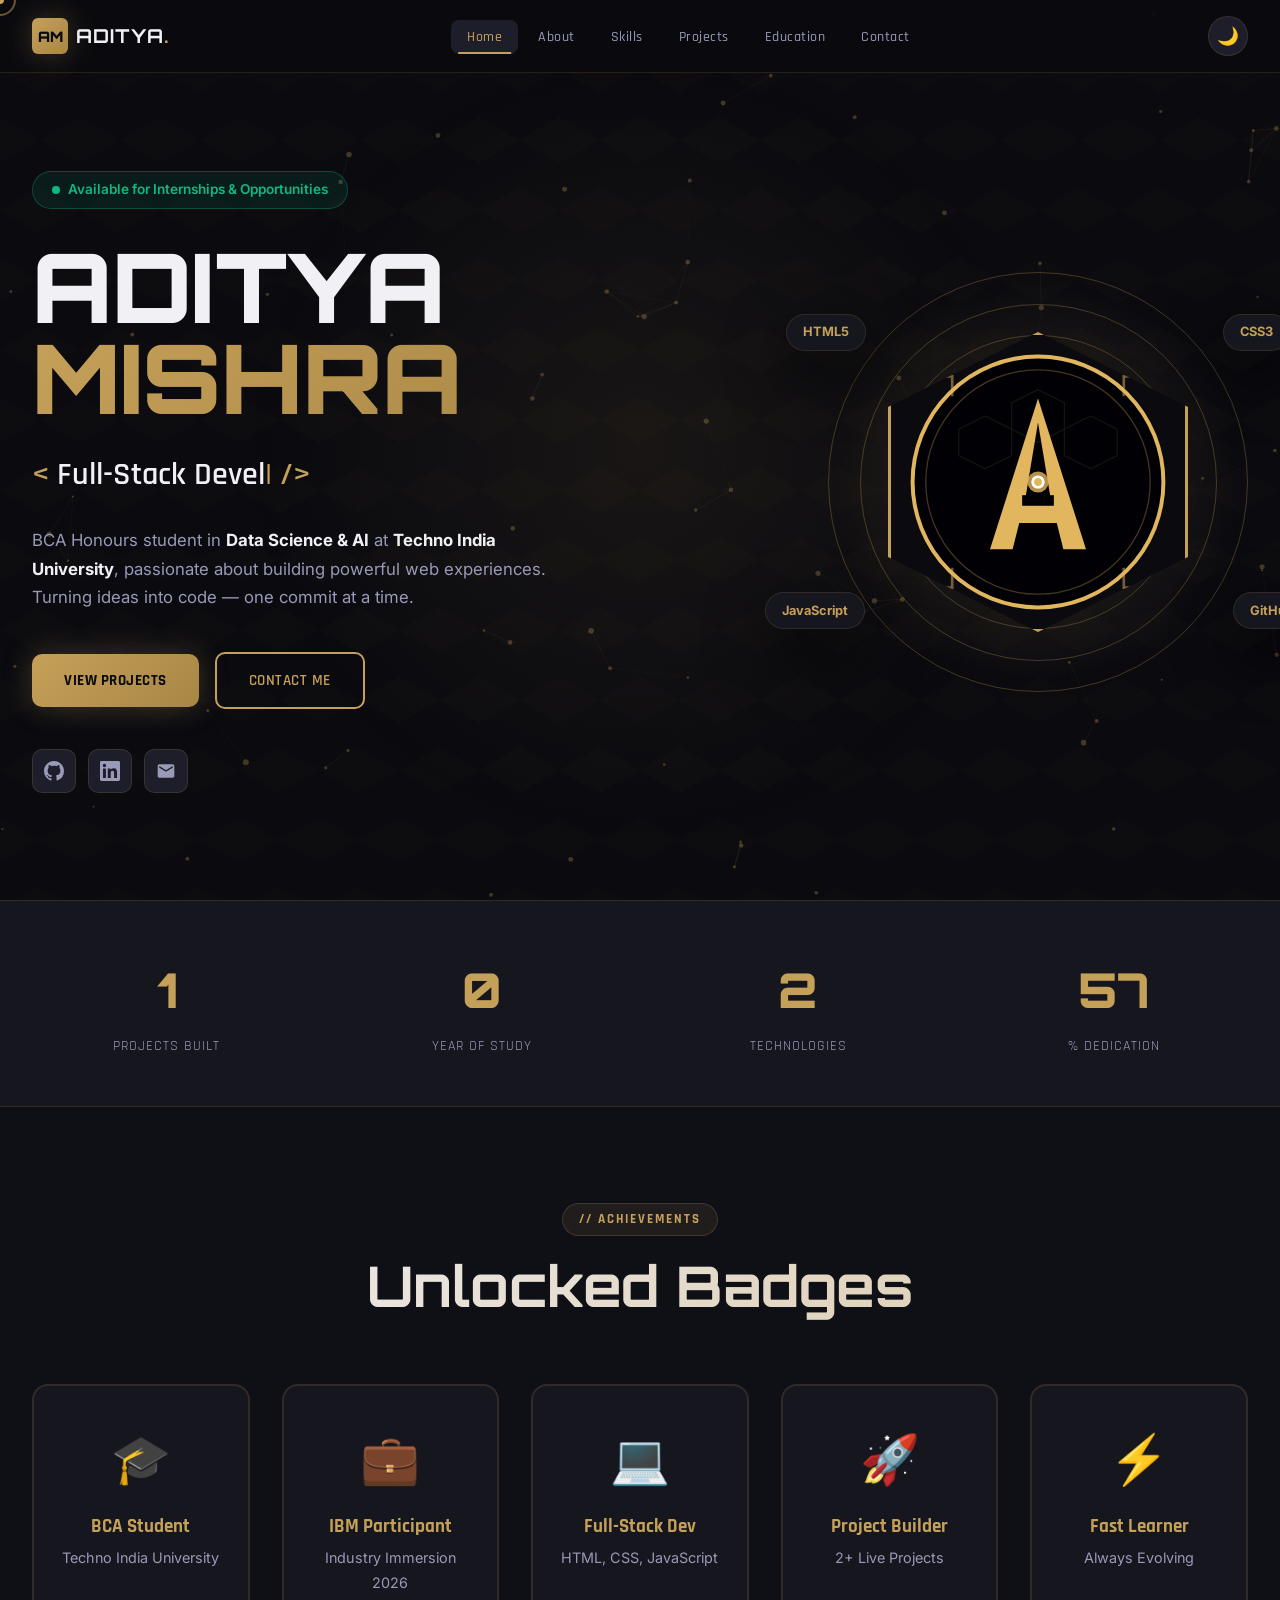
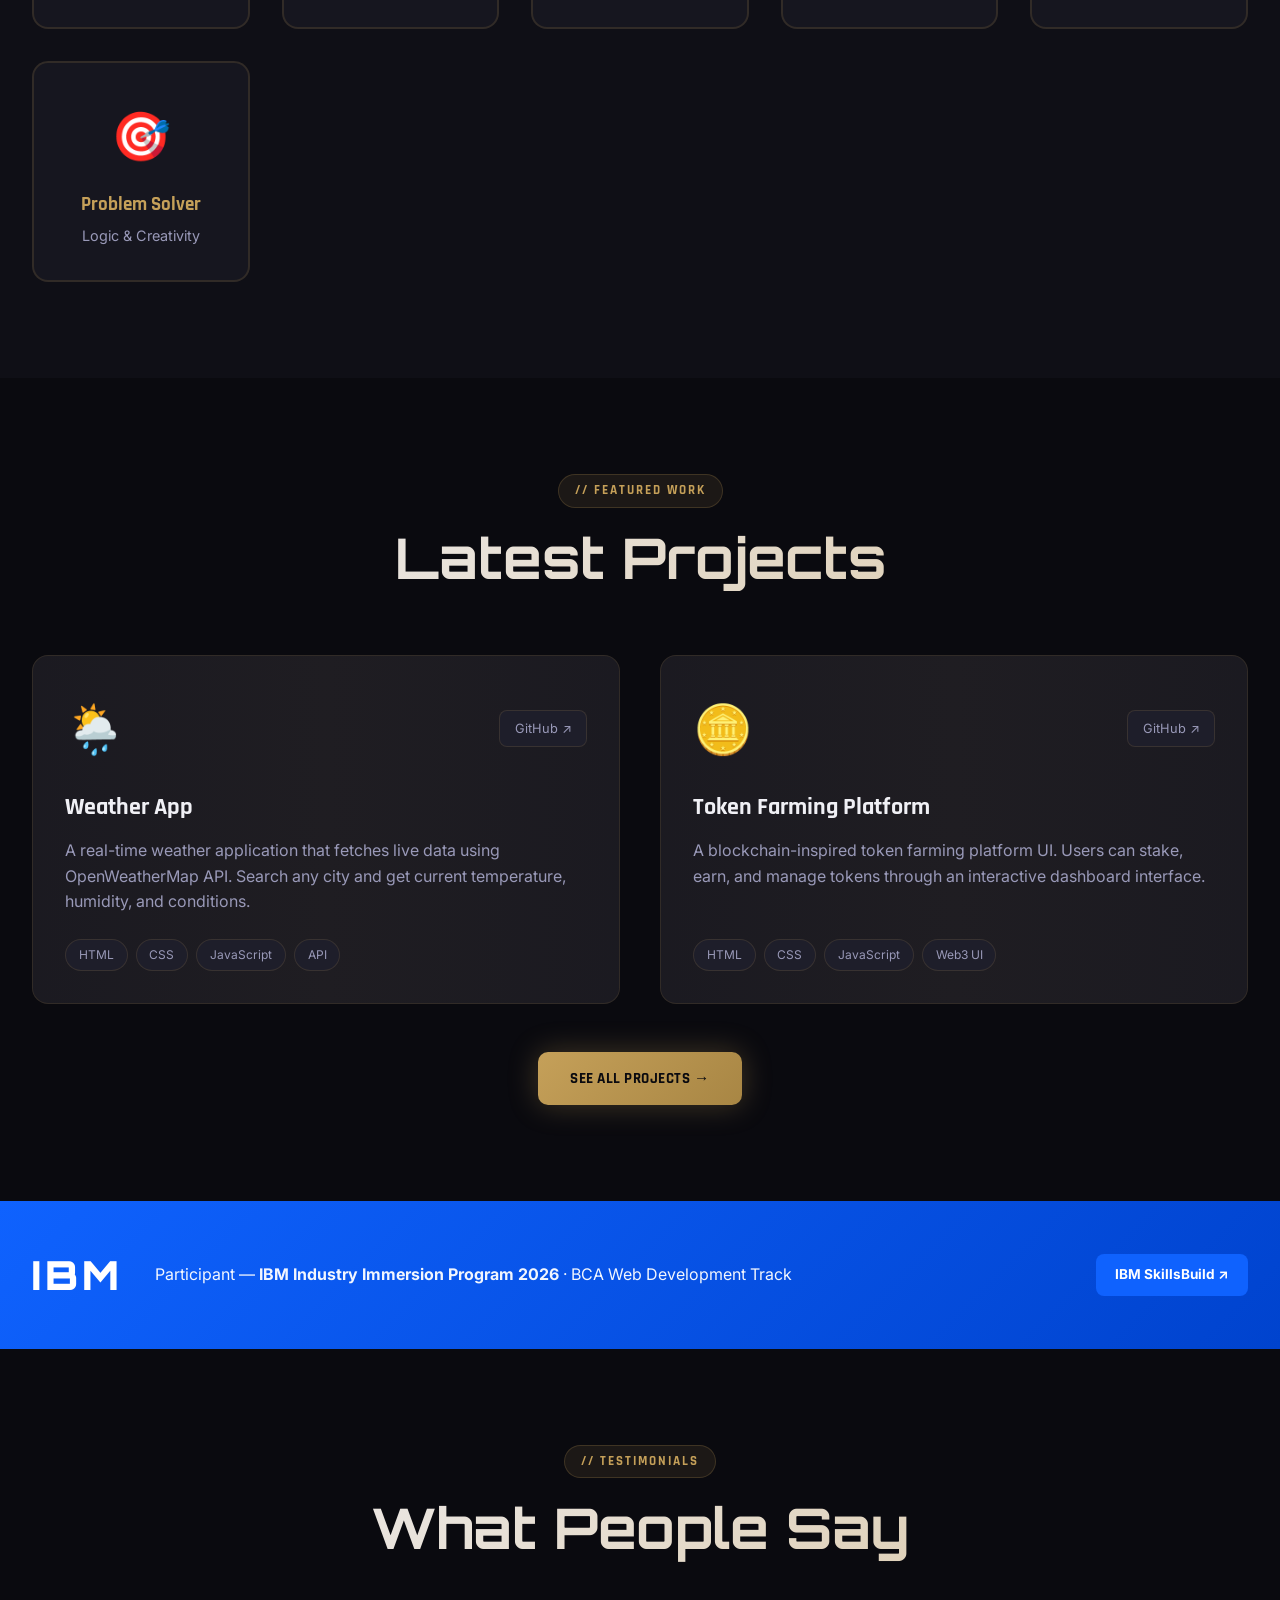
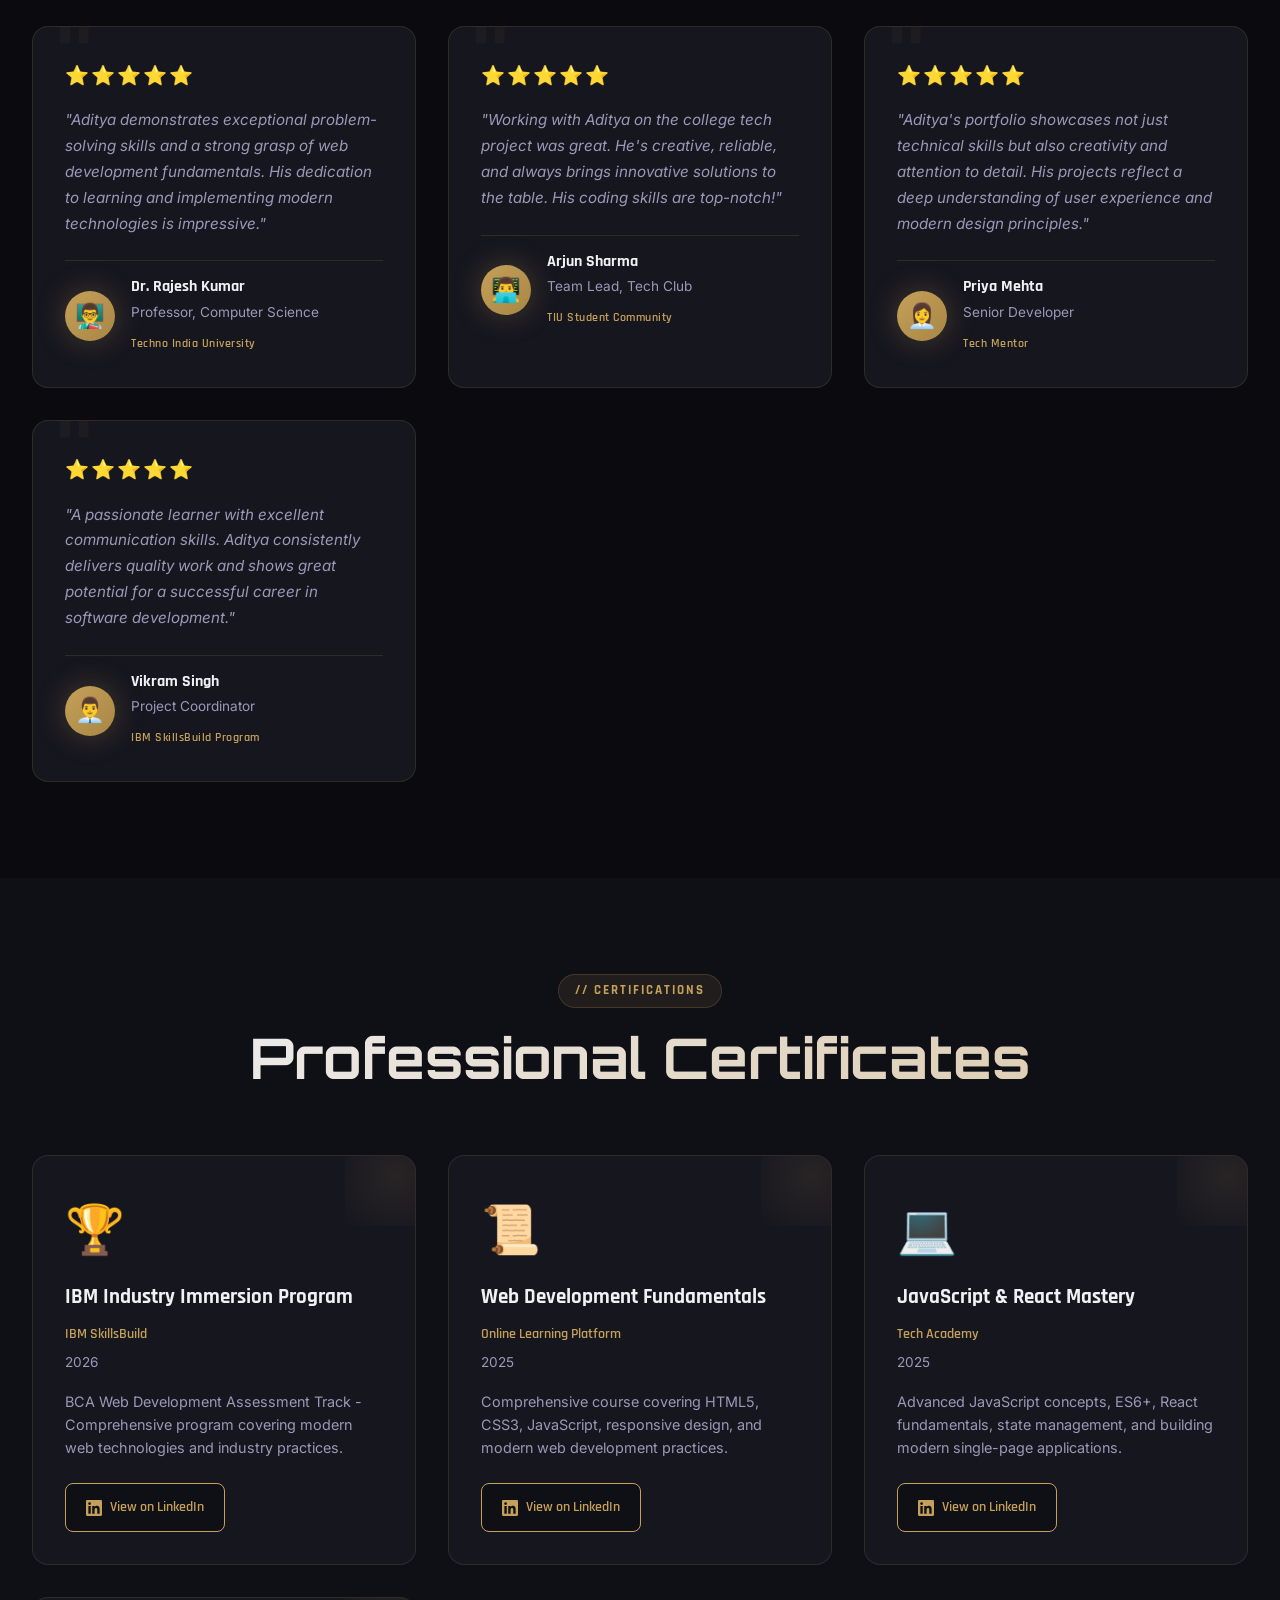
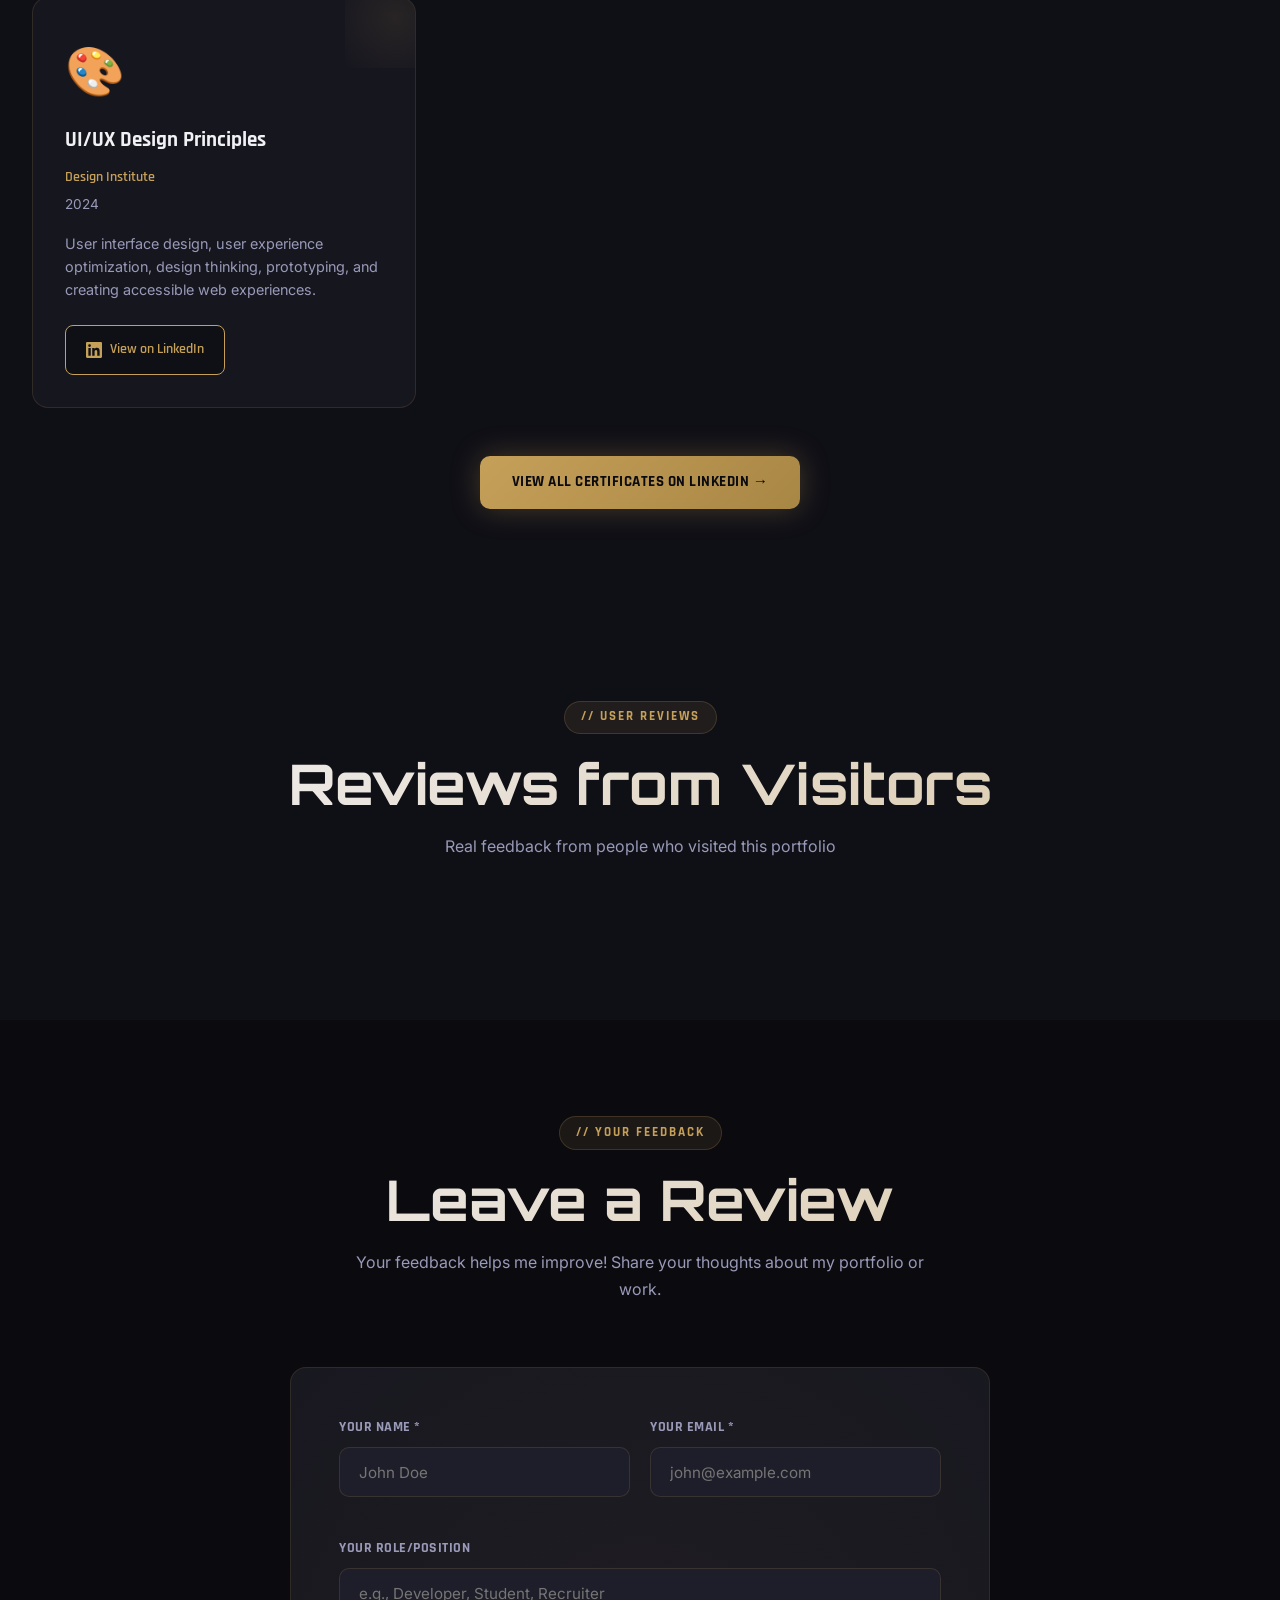
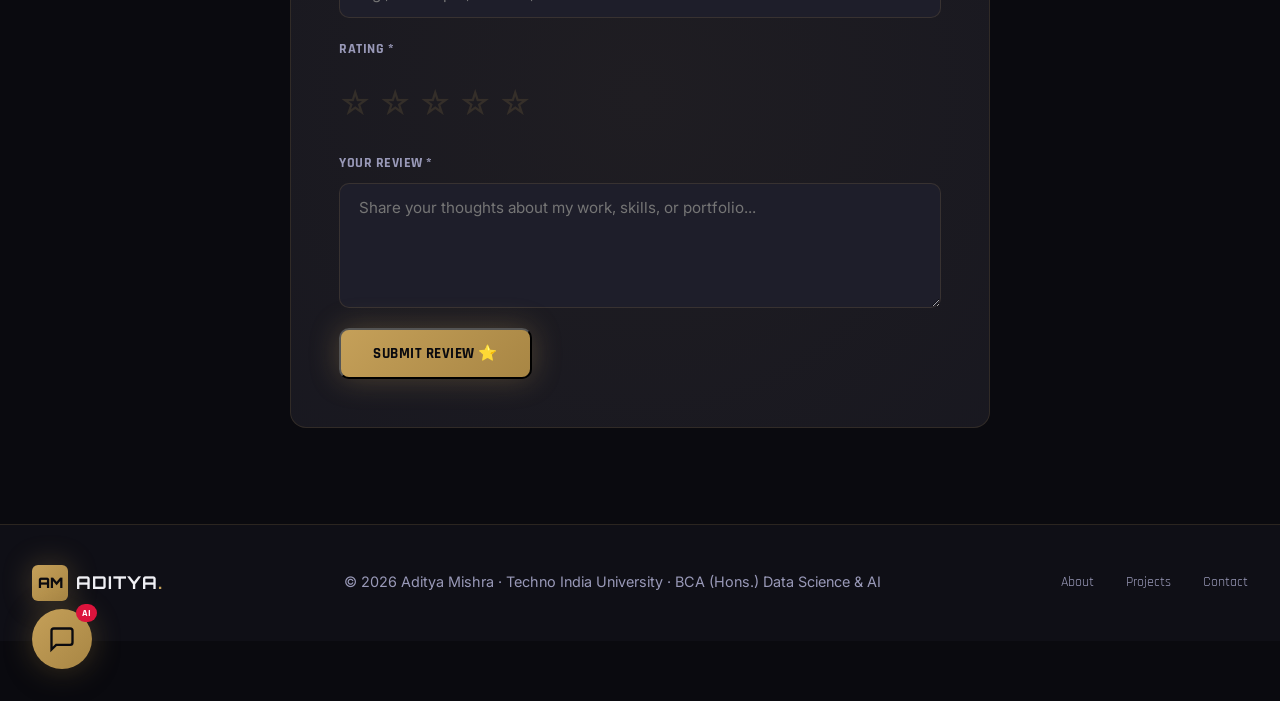
<file: index.html>
<!DOCTYPE html>
<html lang="en" data-theme="dark">
<head>
  <meta charset="UTF-8"/>
  <meta name="viewport" content="width=device-width, initial-scale=1.0"/>
  <title>Aditya Mishra | Portfolio</title>
  <link rel="stylesheet" href="style.css"/>
  <link rel="preconnect" href="https://fonts.googleapis.com"/>
  <link href="https://fonts.googleapis.com/css2?family=Rajdhani:wght@400;500;600;700&family=Orbitron:wght@400;700;900&family=Inter:wght@300;400;500;600&display=swap" rel="stylesheet"/>
</head>
<body>

  <!-- LOADING SCREEN -->
  <div class="loading-screen" id="loadingScreen">
    <div class="loader-content">
      <div class="avengers-loader">
        <div class="loader-rineeeeeg"></div>
        <div class="loader-ring"></div>
        <div class="loader-ring"></div>
        <div class="loader-a">A</div>
      </div>
      <p class="loader-text">Initializing Avengers Protocol...</p>
    </div>
  </div>

  <!-- PARTICLE CANVAS -->
  <canvas id="particles"></canvas>

  <!-- CUSTOM CURSOR -->
  <div class="cursor-dot" id="cursorDot"></div>
  <div class="cursor-outline" id="cursorOutline"></div>

  <!-- IRON MAN ARC REACTOR BG -->
  <div class="arc-reactor-bg"></div>
  <div class="hex-overlay"></div>

  <!-- NAV -->
  <nav class="navbar" id="navbar">
    <div class="nav-inner">
      <a href="index.html" class="nav-logo">
        <span class="logo-am">AM</span>
        <span class="logo-text">ADITYA<span class="logo-accent">.</span></span>
      </a>
      <ul class="nav-links" id="navLinks">
        <li><a href="index.html" class="active">Home</a></li>
        <li><a href="about.html">About</a></li>
        <li><a href="skills.html">Skills</a></li>
        <li><a href="projects.html">Projects</a></li>
        <li><a href="education.html">Education</a></li>
        <li><a href="contact.html">Contact</a></li>
      </ul>
      <div class="nav-right">
        <button class="theme-btn" id="themeBtn" title="Toggle theme">
          <span class="theme-icon" id="themeIcon">☀️</span>
        </button>
        <button class="hamburger" id="hamburger">
          <span></span><span></span><span></span>
        </button>
      </div>
    </div>
  </nav>

  <!-- HERO -->
  <section class="hero" id="home">
    <div class="hero-left">
      <div class="hero-tag reveal">
        <span class="tag-dot"></span> Available for Internships & Opportunities
      </div>
      <h1 class="hero-name reveal">
        <span class="name-line1">ADITYA</span>
        <span class="name-line2">MISHRA</span>
      </h1>
      <div class="hero-role reveal">
        <span class="role-prefix">&lt;</span>
        <span class="typewriter" id="typewriter"></span>
        <span class="role-suffix"> /&gt;</span>
      </div>
      <p class="hero-bio reveal">
        BCA Honours student in <strong>Data Science & AI</strong> at <strong>Techno India University</strong>, passionate about building powerful web experiences.
        Turning ideas into code — one commit at a time.
      </p>
      <div class="hero-actions reveal">
        <a href="projects.html" class="btn-avenger">View Projects</a>
        <a href="contact.html" class="btn-outline-av">Contact Me</a>
      </div>
      <div class="hero-socials reveal">
        <a href="https://github.com/adityamishra5681" target="_blank" class="social-av" title="GitHub">
          <svg viewBox="0 0 24 24" fill="currentColor"><path d="M12 0C5.37 0 0 5.37 0 12c0 5.31 3.435 9.795 8.205 11.385.6.105.825-.255.825-.57 0-.285-.015-1.23-.015-2.235-3.015.555-3.795-.735-4.035-1.41-.135-.345-.72-1.41-1.23-1.695-.42-.225-1.02-.78-.015-.795.945-.015 1.62.87 1.845 1.23 1.08 1.815 2.805 1.305 3.495.99.105-.78.42-1.305.765-1.605-2.67-.3-5.46-1.335-5.46-5.925 0-1.305.465-2.385 1.23-3.225-.12-.3-.54-1.53.12-3.18 0 0 1.005-.315 3.3 1.23.96-.27 1.98-.405 3-.405s2.04.135 3 .405c2.295-1.56 3.3-1.23 3.3-1.23.66 1.65.24 2.88.12 3.18.765.84 1.23 1.905 1.23 3.225 0 4.605-2.805 5.625-5.475 5.925.435.375.81 1.095.81 2.22 0 1.605-.015 2.895-.015 3.3 0 .315.225.69.825.57A12.02 12.02 0 0 0 24 12c0-6.63-5.37-12-12-12z"/></svg>
        </a>
        <a href="https://www.linkedin.com/in/aditya-mishra-62041a37a" target="_blank" class="social-av" title="LinkedIn">
          <svg viewBox="0 0 24 24" fill="currentColor"><path d="M20.447 20.452h-3.554v-5.569c0-1.328-.027-3.037-1.852-3.037-1.853 0-2.136 1.445-2.136 2.939v5.667H9.351V9h3.414v1.561h.046c.477-.9 1.637-1.85 3.37-1.85 3.601 0 4.267 2.37 4.267 5.455v6.286zM5.337 7.433a2.062 2.062 0 0 1-2.063-2.065 2.064 2.064 0 1 1 2.063 2.065zm1.782 13.019H3.555V9h3.564v11.452zM22.225 0H1.771C.792 0 0 .774 0 1.729v20.542C0 23.227.792 24 1.771 24h20.451C23.2 24 23.997 23.227 23.997 22.271V1.729C23.997.774 23.2 0 22.222 0h.003z"/></svg>
        </a>
        <a href="mailto:adityamishra5681@gmail.com" class="social-av" title="Email">
          <svg viewBox="0 0 24 24" fill="currentColor"><path d="M20 4H4c-1.1 0-2 .9-2 2v12c0 1.1.9 2 2 2h16c1.1 0 2-.9 2-2V6c0-1.1-.9-2-2-2zm0 4l-8 5-8-5V6l8 5 8-5v2z"/></svg>
        </a>
      </div>
    </div>

    <div class="hero-right reveal">
      <div class="photo-frame">
        <div class="photo-ring ring-outer"></div>
        <div class="photo-ring ring-mid"></div>
        <div class="photo-ring ring-inner"></div>
        <div class="photo-hex">
          <img src="avengers-logo.svg" alt="Avengers logo for Aditya Mishra" class="hero-photo"/>
        </div>
        <div class="arc-glow"></div>
        <!-- Floating tech badges -->
        <div class="tech-badge tb1">HTML5</div>
        <div class="tech-badge tb2">CSS3</div>
        <div class="tech-badge tb3">JavaScript</div>
        <div class="tech-badge tb4">GitHub</div>
      </div>
    </div>
  </section>

  <!-- QUICK STATS -->
  <section class="stats-bar reveal">
    <div class="container">
      <div class="stats-grid">
        <div class="stat-item">
          <span class="stat-val" data-target="2">0</span>
          <span class="stat-label">Projects Built</span>
        </div>
        <div class="stat-item">
          <span class="stat-val" data-target="1">0</span>
          <span class="stat-label">Year of Study</span>
        </div>
        <div class="stat-item">
          <span class="stat-val" data-target="5">0</span>
          <span class="stat-label">Technologies</span>
        </div>
        <div class="stat-item">
          <span class="stat-val" data-target="100">0</span>
          <span class="stat-label">% Dedication</span>
        </div>
      </div>
    </div>
  </section>

  <!-- ACHIEVEMENT BADGES -->
  <section class="section achievements-section">
    <div class="container">
      <div class="section-head reveal">
        <span class="section-tag">// ACHIEVEMENTS</span>
        <h2>Unlocked <span class="gold-text">Badges</span></h2>
      </div>
      <div class="badges-grid">
        <div class="badge-card reveal">
          <div class="badge-icon">🎓</div>
          <h4>BCA Student</h4>
          <p>Techno India University</p>
        </div>
        <div class="badge-card reveal">
          <div class="badge-icon">💼</div>
          <h4>IBM Participant</h4>
          <p>Industry Immersion 2026</p>
        </div>
        <div class="badge-card reveal">
          <div class="badge-icon">💻</div>
          <h4>Full-Stack Dev</h4>
          <p>HTML, CSS, JavaScript</p>
        </div>
        <div class="badge-card reveal">
          <div class="badge-icon">🚀</div>
          <h4>Project Builder</h4>
          <p>2+ Live Projects</p>
        </div>
        <div class="badge-card reveal">
          <div class="badge-icon">⚡</div>
          <h4>Fast Learner</h4>
          <p>Always Evolving</p>
        </div>
        <div class="badge-card reveal">
          <div class="badge-icon">🎯</div>
          <h4>Problem Solver</h4>
          <p>Logic & Creativity</p>
        </div>
      </div>
    </div>
  </section>

  <!-- FEATURED PROJECTS PREVIEW -->
  <section class="section" id="featured">
    <div class="container">
      <div class="section-head reveal">
        <span class="section-tag">// FEATURED WORK</span>
        <h2>Latest <span class="gold-text">Projects</span></h2>
      </div>
      <div class="feat-grid">
        <div class="feat-card reveal">
          <div class="feat-card-top">
            <span class="feat-icon">🌦️</span>
            <div class="feat-links">
              <a href="https://github.com/adityamishra5681/weather-app" target="_blank" class="feat-link">GitHub ↗</a>
            </div>
          </div>
          <h3>Weather App</h3>
          <p>A real-time weather application that fetches live data using OpenWeatherMap API. Search any city and get current temperature, humidity, and conditions.</p>
          <div class="feat-tags">
            <span>HTML</span><span>CSS</span><span>JavaScript</span><span>API</span>
          </div>
        </div>
        <div class="feat-card reveal">
          <div class="feat-card-top">
            <span class="feat-icon">🪙</span>
            <div class="feat-links">
              <a href="https://github.com/adityamishra5681/Token-Farming-Platform" target="_blank" class="feat-link">GitHub ↗</a>
            </div>
          </div>
          <h3>Token Farming Platform</h3>
          <p>A blockchain-inspired token farming platform UI. Users can stake, earn, and manage tokens through an interactive dashboard interface.</p>
          <div class="feat-tags">
            <span>HTML</span><span>CSS</span><span>JavaScript</span><span>Web3 UI</span>
          </div>
        </div>
      </div>
      <div class="section-cta reveal">
        <a href="projects.html" class="btn-avenger">See All Projects →</a>
      </div>
    </div>
  </section>

  <!-- IBM STRIP -->
  <div class="ibm-strip reveal">
    <div class="container">
      <div class="ibm-strip-inner">
        <span class="ibm-logo-text">IBM</span>
        <p>Participant — <strong>IBM Industry Immersion Program 2026</strong> · BCA Web Development Track</p>
        <a href="https://skillsbuild.org" target="_blank" class="btn-ibm-sm">IBM SkillsBuild ↗</a>
      </div>
    </div>
  </div>

  <!-- TESTIMONIALS / REVIEWS -->
  <section class="section testimonials-section">
    <div class="container">
      <div class="section-head reveal">
        <span class="section-tag">// TESTIMONIALS</span>
        <h2>What People <span class="gold-text">Say</span></h2>
      </div>
      <div class="testimonials-grid">
        <div class="testimonial-card reveal">
          <div class="stars">⭐⭐⭐⭐⭐</div>
          <p class="testimonial-text">"Aditya demonstrates exceptional problem-solving skills and a strong grasp of web development fundamentals. His dedication to learning and implementing modern technologies is impressive."</p>
          <div class="testimonial-author">
            <div class="author-avatar">👨‍🏫</div>
            <div class="author-info">
              <h4>Dr. Rajesh Kumar</h4>
              <p>Professor, Computer Science</p>
              <span class="author-org">Techno India University</span>
            </div>
          </div>
        </div>

        <div class="testimonial-card reveal">
          <div class="stars">⭐⭐⭐⭐⭐</div>
          <p class="testimonial-text">"Working with Aditya on the college tech project was great. He's creative, reliable, and always brings innovative solutions to the table. His coding skills are top-notch!"</p>
          <div class="testimonial-author">
            <div class="author-avatar">👨‍💻</div>
            <div class="author-info">
              <h4>Arjun Sharma</h4>
              <p>Team Lead, Tech Club</p>
              <span class="author-org">TIU Student Community</span>
            </div>
          </div>
        </div>

        <div class="testimonial-card reveal">
          <div class="stars">⭐⭐⭐⭐⭐</div>
          <p class="testimonial-text">"Aditya's portfolio showcases not just technical skills but also creativity and attention to detail. His projects reflect a deep understanding of user experience and modern design principles."</p>
          <div class="testimonial-author">
            <div class="author-avatar">👩‍💼</div>
            <div class="author-info">
              <h4>Priya Mehta</h4>
              <p>Senior Developer</p>
              <span class="author-org">Tech Mentor</span>
            </div>
          </div>
        </div>

        <div class="testimonial-card reveal">
          <div class="stars">⭐⭐⭐⭐⭐</div>
          <p class="testimonial-text">"A passionate learner with excellent communication skills. Aditya consistently delivers quality work and shows great potential for a successful career in software development."</p>
          <div class="testimonial-author">
            <div class="author-avatar">👨‍💼</div>
            <div class="author-info">
              <h4>Vikram Singh</h4>
              <p>Project Coordinator</p>
              <span class="author-org">IBM SkillsBuild Program</span>
            </div>
          </div>
        </div>
      </div>
    </div>
  </section>

  <!-- CERTIFICATES SECTION -->
  <section class="section section-alt certificates-section">
    <div class="container">
      <div class="section-head reveal">
        <span class="section-tag">// CERTIFICATIONS</span>
        <h2>Professional <span class="gold-text">Certificates</span></h2>
      </div>
      <div class="certificates-grid">
        <div class="certificate-card reveal">
          <div class="cert-badge">🏆</div>
          <h3>IBM Industry Immersion Program</h3>
          <p class="cert-issuer">IBM SkillsBuild</p>
          <p class="cert-date">2026</p>
          <p class="cert-desc">BCA Web Development Assessment Track - Comprehensive program covering modern web technologies and industry practices.</p>
          <a href="https://www.linkedin.com/in/aditya-mishra-62041a37a" target="_blank" class="cert-link">
            <svg viewBox="0 0 24 24" fill="currentColor"><path d="M20.447 20.452h-3.554v-5.569c0-1.328-.027-3.037-1.852-3.037-1.853 0-2.136 1.445-2.136 2.939v5.667H9.351V9h3.414v1.561h.046c.477-.9 1.637-1.85 3.37-1.85 3.601 0 4.267 2.37 4.267 5.455v6.286zM5.337 7.433a2.062 2.062 0 0 1-2.063-2.065 2.064 2.064 0 1 1 2.063 2.065zm1.782 13.019H3.555V9h3.564v11.452zM22.225 0H1.771C.792 0 0 .774 0 1.729v20.542C0 23.227.792 24 1.771 24h20.451C23.2 24 23.997 23.227 23.997 22.271V1.729C23.997.774 23.2 0 22.222 0h.003z"/></svg>
            View on LinkedIn
          </a>
        </div>

        <div class="certificate-card reveal">
          <div class="cert-badge">📜</div>
          <h3>Web Development Fundamentals</h3>
          <p class="cert-issuer">Online Learning Platform</p>
          <p class="cert-date">2025</p>
          <p class="cert-desc">Comprehensive course covering HTML5, CSS3, JavaScript, responsive design, and modern web development practices.</p>
          <a href="https://www.linkedin.com/in/aditya-mishra-62041a37a" target="_blank" class="cert-link">
            <svg viewBox="0 0 24 24" fill="currentColor"><path d="M20.447 20.452h-3.554v-5.569c0-1.328-.027-3.037-1.852-3.037-1.853 0-2.136 1.445-2.136 2.939v5.667H9.351V9h3.414v1.561h.046c.477-.9 1.637-1.85 3.37-1.85 3.601 0 4.267 2.37 4.267 5.455v6.286zM5.337 7.433a2.062 2.062 0 0 1-2.063-2.065 2.064 2.064 0 1 1 2.063 2.065zm1.782 13.019H3.555V9h3.564v11.452zM22.225 0H1.771C.792 0 0 .774 0 1.729v20.542C0 23.227.792 24 1.771 24h20.451C23.2 24 23.997 23.227 23.997 22.271V1.729C23.997.774 23.2 0 22.222 0h.003z"/></svg>
            View on LinkedIn
          </a>
        </div>

        <div class="certificate-card reveal">
          <div class="cert-badge">💻</div>
          <h3>JavaScript & React Mastery</h3>
          <p class="cert-issuer">Tech Academy</p>
          <p class="cert-date">2025</p>
          <p class="cert-desc">Advanced JavaScript concepts, ES6+, React fundamentals, state management, and building modern single-page applications.</p>
          <a href="https://www.linkedin.com/in/aditya-mishra-62041a37a" target="_blank" class="cert-link">
            <svg viewBox="0 0 24 24" fill="currentColor"><path d="M20.447 20.452h-3.554v-5.569c0-1.328-.027-3.037-1.852-3.037-1.853 0-2.136 1.445-2.136 2.939v5.667H9.351V9h3.414v1.561h.046c.477-.9 1.637-1.85 3.37-1.85 3.601 0 4.267 2.37 4.267 5.455v6.286zM5.337 7.433a2.062 2.062 0 0 1-2.063-2.065 2.064 2.064 0 1 1 2.063 2.065zm1.782 13.019H3.555V9h3.564v11.452zM22.225 0H1.771C.792 0 0 .774 0 1.729v20.542C0 23.227.792 24 1.771 24h20.451C23.2 24 23.997 23.227 23.997 22.271V1.729C23.997.774 23.2 0 22.222 0h.003z"/></svg>
            View on LinkedIn
          </a>
        </div>

        <div class="certificate-card reveal">
          <div class="cert-badge">🎨</div>
          <h3>UI/UX Design Principles</h3>
          <p class="cert-issuer">Design Institute</p>
          <p class="cert-date">2024</p>
          <p class="cert-desc">User interface design, user experience optimization, design thinking, prototyping, and creating accessible web experiences.</p>
          <a href="https://www.linkedin.com/in/aditya-mishra-62041a37a" target="_blank" class="cert-link">
            <svg viewBox="0 0 24 24" fill="currentColor"><path d="M20.447 20.452h-3.554v-5.569c0-1.328-.027-3.037-1.852-3.037-1.853 0-2.136 1.445-2.136 2.939v5.667H9.351V9h3.414v1.561h.046c.477-.9 1.637-1.85 3.37-1.85 3.601 0 4.267 2.37 4.267 5.455v6.286zM5.337 7.433a2.062 2.062 0 0 1-2.063-2.065 2.064 2.064 0 1 1 2.063 2.065zm1.782 13.019H3.555V9h3.564v11.452zM22.225 0H1.771C.792 0 0 .774 0 1.729v20.542C0 23.227.792 24 1.771 24h20.451C23.2 24 23.997 23.227 23.997 22.271V1.729C23.997.774 23.2 0 22.222 0h.003z"/></svg>
            View on LinkedIn
          </a>
        </div>
      </div>
      <div class="section-cta reveal">
        <a href="https://www.linkedin.com/in/aditya-mishra-62041a37a" target="_blank" class="btn-avenger">
          View All Certificates on LinkedIn →
        </a>
      </div>
    </div>
  </section>

  <!-- USER SUBMITTED REVIEWS SECTION -->
  <section class="section section-alt user-reviews-section">
    <div class="container">
      <div class="section-head reveal">
        <span class="section-tag">// USER REVIEWS</span>
        <h2>Reviews from <span class="gold-text">Visitors</span></h2>
        <p style="max-width: 600px; margin: 1rem auto 0; color: var(--text-muted);">
          Real feedback from people who visited this portfolio
        </p>
      </div>
      <div class="testimonials-grid" id="userReviewsContainer">
        <!-- User reviews will be dynamically loaded here -->
      </div>
    </div>
  </section>

  <!-- LEAVE A REVIEW SECTION -->
  <section class="section leave-review-section">
    <div class="container">
      <div class="section-head reveal">
        <span class="section-tag">// YOUR FEEDBACK</span>
        <h2>Leave a <span class="gold-text">Review</span></h2>
        <p style="max-width: 600px; margin: 1rem auto 0; color: var(--text-muted);">
          Your feedback helps me improve! Share your thoughts about my portfolio or work.
        </p>
      </div>
      <div class="review-form-container reveal">
        <form class="review-form" id="reviewForm">
          <div class="form-row">
            <div class="form-group">
              <label for="reviewName">Your Name *</label>
              <input type="text" id="reviewName" class="form-input" placeholder="John Doe" required />
            </div>
            <div class="form-group">
              <label for="reviewEmail">Your Email *</label>
              <input type="email" id="reviewEmail" class="form-input" placeholder="john@example.com" required />
            </div>
          </div>
          <div class="form-group">
            <label for="reviewRole">Your Role/Position</label>
            <input type="text" id="reviewRole" class="form-input" placeholder="e.g., Developer, Student, Recruiter" />
          </div>
          <div class="form-group">
            <label>Rating *</label>
            <div class="star-rating" id="starRating">
              <span class="star" data-rating="1">☆</span>
              <span class="star" data-rating="2">☆</span>
              <span class="star" data-rating="3">☆</span>
              <span class="star" data-rating="4">☆</span>
              <span class="star" data-rating="5">☆</span>
            </div>
            <input type="hidden" id="reviewRating" required />
          </div>
          <div class="form-group">
            <label for="reviewMessage">Your Review *</label>
            <textarea id="reviewMessage" class="form-textarea" rows="5" placeholder="Share your thoughts about my work, skills, or portfolio..." required></textarea>
          </div>
          <button type="submit" class="btn-avenger">
            Submit Review ⭐
          </button>
        </form>
        <div class="review-success" id="reviewSuccess" style="display: none;">
          <div class="success-icon">✓</div>
          <h3>Thank You!</h3>
          <p>Your review has been submitted successfully. I appreciate your feedback!</p>
        </div>
      </div>
    </div>
  </section>

  <footer class="footer">
    <div class="container">
      <div class="footer-inner">
        <span class="nav-logo" style="font-size:1.1rem"><span class="logo-am">AM</span> <span class="logo-text">ADITYA<span class="logo-accent">.</span></span></span>
        <p>© 2026 Aditya Mishra · Techno India University · BCA (Hons.) Data Science & AI</p>
        <div class="footer-nav">
          <a href="about.html">About</a>
          <a href="projects.html">Projects</a>
          <a href="contact.html">Contact</a>
        </div>
      </div>
    </div>
  </footer>

  <!-- SCROLL TO TOP BUTTON -->
  <button class="scroll-top" id="scrollTop" title="Back to top">
    <svg viewBox="0 0 24 24" fill="none" stroke="currentColor" stroke-width="2">
      <path d="M12 19V5M5 12l7-7 7 7"/>
    </svg>
  </button>

  <!-- JARVIS AI CHATBOT -->
  <div class="chatbot-container" id="chatbotContainer">
    <div class="chatbot-header">
      <div class="chatbot-title">
        <div class="jarvis-icon">🤖</div>
        <div>
          <h4>J.A.R.V.I.S.</h4>
          <p>Just A Rather Very Intelligent System</p>
        </div>
      </div>
      <div class="chatbot-controls">
        <button class="chatbot-minimize" id="chatbotMinimize" title="Minimize">−</button>
        <button class="chatbot-close" id="chatbotClose" title="Close">×</button>
      </div>
    </div>
    <div class="chatbot-messages" id="chatbotMessages">
      <div class="message bot-message">
        <div class="message-avatar">🤖</div>
        <div class="message-content">
          <p>Good day, Sir. I am J.A.R.V.I.S., Aditya's AI assistant. How may I assist you today?</p>
          <div class="quick-actions">
            <button class="quick-btn" data-question="Tell me about Aditya">About Aditya</button>
            <button class="quick-btn" data-question="What are his skills?">Skills</button>
            <button class="quick-btn" data-question="Show me his projects">Projects</button>
            <button class="quick-btn" data-question="How can I contact him?">Contact</button>
          </div>
        </div>
      </div>
    </div>
    <div class="chatbot-input-area">
      <input type="text" id="chatbotInput" placeholder="Ask J.A.R.V.I.S. anything..." />
      <button id="chatbotSend">
        <svg viewBox="0 0 24 24" fill="none" stroke="currentColor" stroke-width="2">
          <path d="M22 2L11 13M22 2l-7 20-4-9-9-4 20-7z"/>
        </svg>
      </button>
    </div>
    <div class="chatbot-typing" id="chatbotTyping" style="display: none;">
      <div class="typing-indicator">
        <span></span><span></span><span></span>
      </div>
      <p>J.A.R.V.I.S. is thinking...</p>
    </div>
  </div>

  <!-- CHATBOT TOGGLE BUTTON -->
  <button class="chatbot-toggle" id="chatbotToggle">
    <svg viewBox="0 0 24 24" fill="none" stroke="currentColor" stroke-width="2">
      <path d="M21 15a2 2 0 0 1-2 2H7l-4 4V5a2 2 0 0 1 2-2h14a2 2 0 0 1 2 2z"/>
    </svg>
    <span class="chatbot-badge">AI</span>
  </button>

  <script src="script.js"></script>
</body>
</html>
</file>
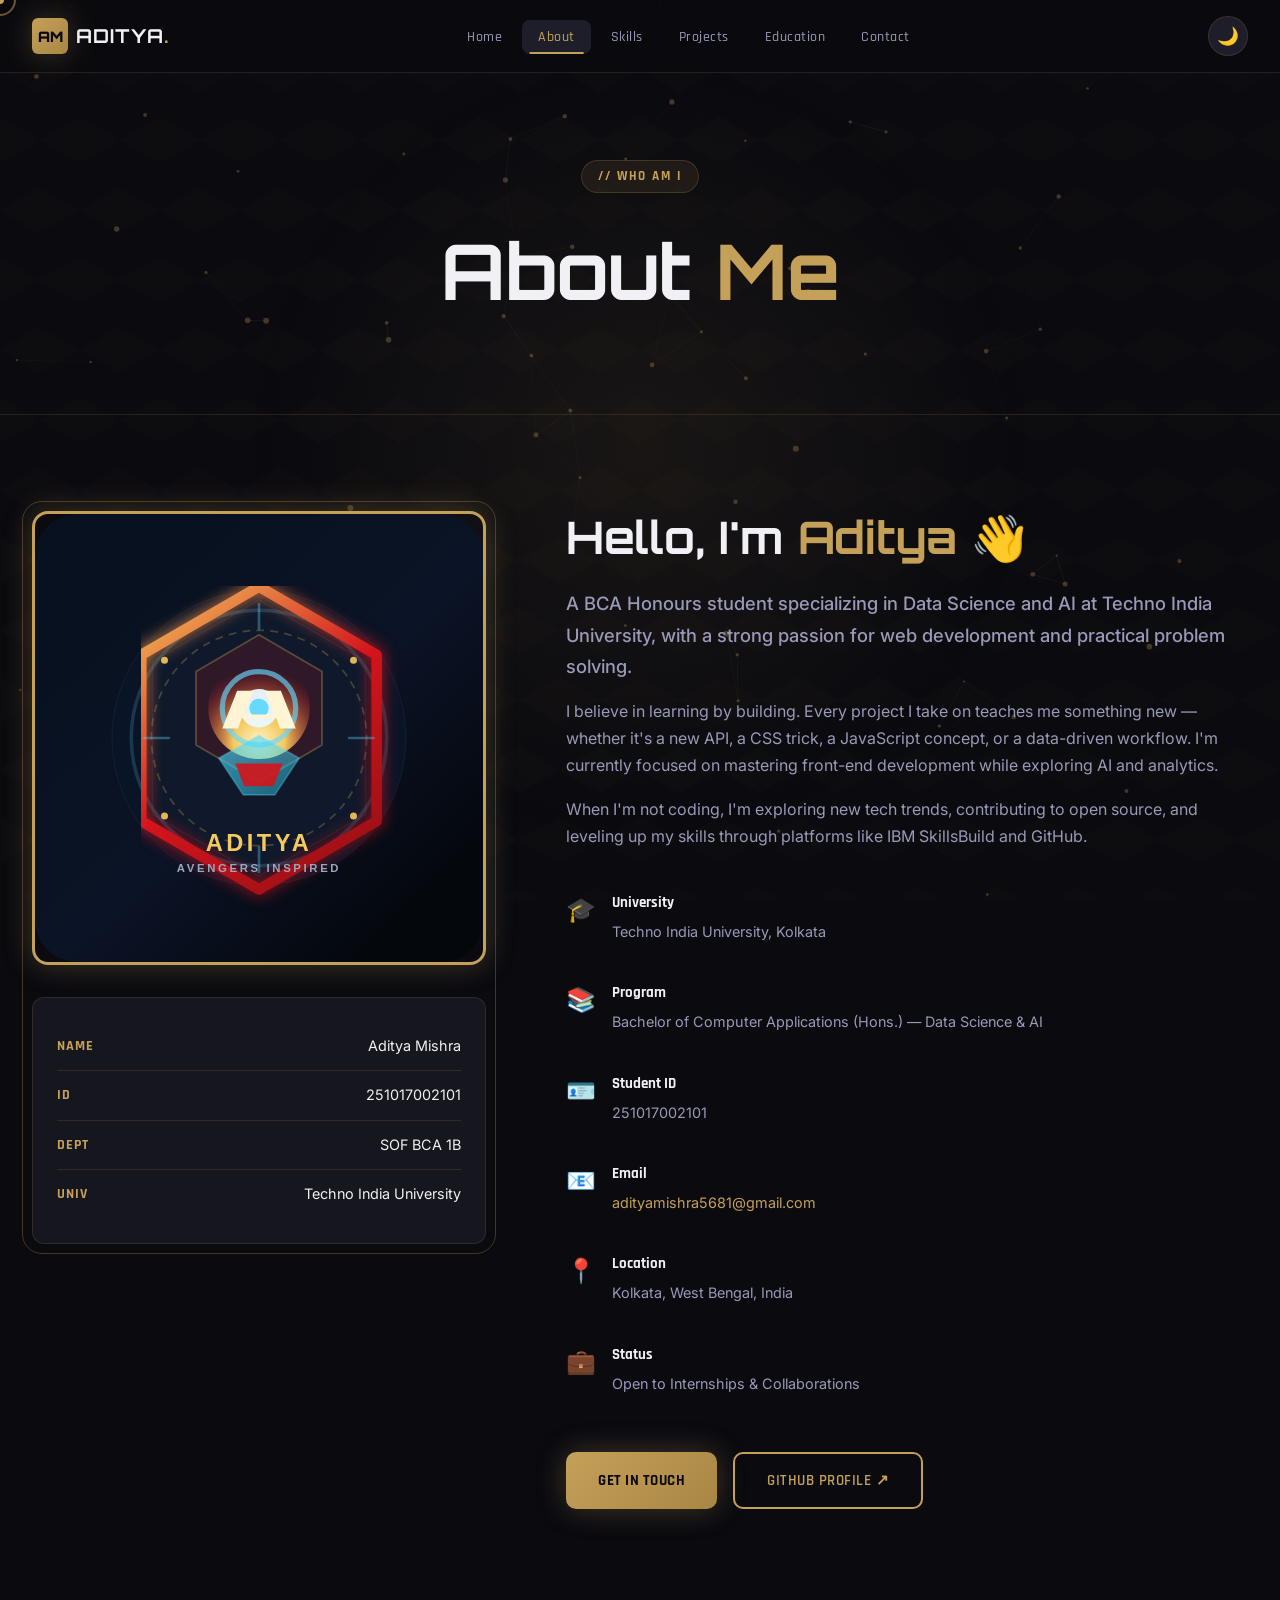
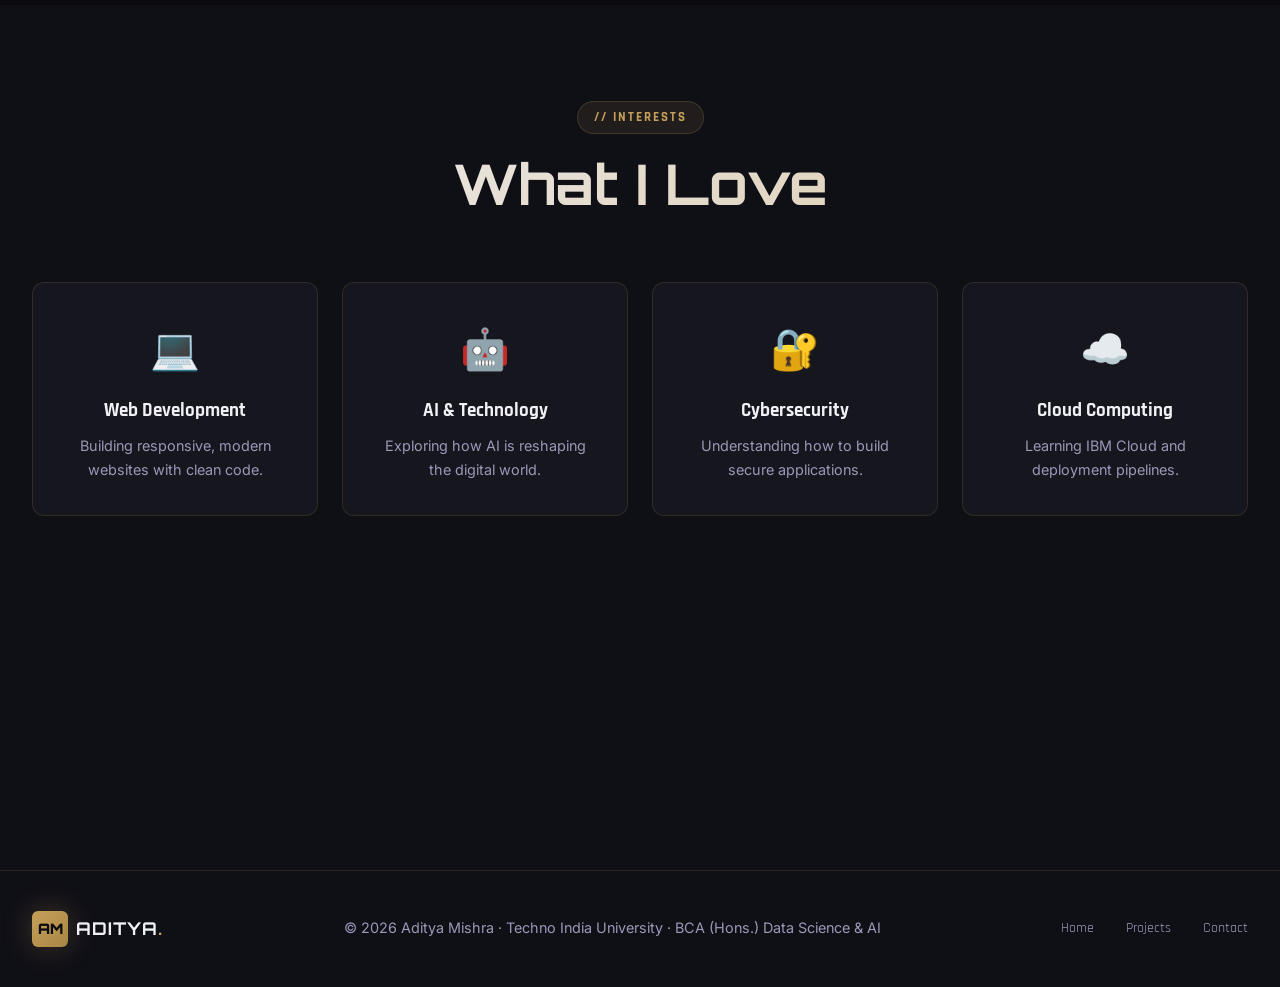
<file: about.html>
<!DOCTYPE html>
<html lang="en" data-theme="dark">
<head>
  <meta charset="UTF-8"/>
  <meta name="viewport" content="width=device-width, initial-scale=1.0"/>
  <title>About | Aditya Mishra</title>
  <link rel="stylesheet" href="style.css"/>
  <link href="https://fonts.googleapis.com/css2?family=Rajdhani:wght@400;500;600;700&family=Orbitron:wght@400;700;900&family=Inter:wght@300;400;500;600&display=swap" rel="stylesheet"/>
</head>
<body>
  <!-- CUSTOM CURSOR -->
  <div class="cursor-dot" id="cursorDot"></div>
  <div class="cursor-outline" id="cursorOutline"></div>

  <canvas id="particles"></canvas>
  <div class="arc-reactor-bg"></div>
  <div class="hex-overlay"></div>

  <nav class="navbar" id="navbar">
    <div class="nav-inner">
      <a href="index.html" class="nav-logo"><span class="logo-am">AM</span><span class="logo-text">ADITYA<span class="logo-accent">.</span></span></a>
      <ul class="nav-links" id="navLinks">
        <li><a href="index.html">Home</a></li>
        <li><a href="about.html" class="active">About</a></li>
        <li><a href="skills.html">Skills</a></li>
        <li><a href="projects.html">Projects</a></li>
        <li><a href="education.html">Education</a></li>
        <li><a href="contact.html">Contact</a></li>
      </ul>
      <div class="nav-right">
        <button class="theme-btn" id="themeBtn"><span class="theme-icon" id="themeIcon">☀️</span></button>
        <button class="hamburger" id="hamburger"><span></span><span></span><span></span></button>
      </div>
    </div>
  </nav>

  <!-- PAGE HERO -->
  <section class="page-hero">
    <div class="container">
      <span class="section-tag reveal">// WHO AM I</span>
      <h1 class="reveal">About <span class="gold-text">Me</span></h1>
    </div>
  </section>

  <!-- ABOUT MAIN -->
  <section class="section">
    <div class="container">
      <div class="about-grid">
        <div class="about-photo-col reveal">
          <div class="about-photo-wrap">
            <img src="avengers-avatar.svg" alt="Avengers-inspired avatar for Aditya Mishra" class="about-photo"/>
            <div class="about-photo-border"></div>
            <div class="about-id-card">
              <div class="id-row"><span class="id-label">NAME</span><span>Aditya Mishra</span></div>
              <div class="id-row"><span class="id-label">ID</span><span>251017002101</span></div>
              <div class="id-row"><span class="id-label">DEPT</span><span>SOF BCA 1B</span></div>
              <div class="id-row"><span class="id-label">UNIV</span><span>Techno India University</span></div>
            </div>
          </div>
        </div>
        <div class="about-text-col reveal">
          <h2>Hello, I'm <span class="gold-text">Aditya</span> 👋</h2>
          <p class="about-lead">A BCA Honours student specializing in Data Science and AI at Techno India University, with a strong passion for web development and practical problem solving.</p>
          <p>I believe in learning by building. Every project I take on teaches me something new — whether it's a new API, a CSS trick, a JavaScript concept, or a data-driven workflow. I'm currently focused on mastering front-end development while exploring AI and analytics.</p>
          <p>When I'm not coding, I'm exploring new tech trends, contributing to open source, and leveling up my skills through platforms like IBM SkillsBuild and GitHub.</p>

          <div class="about-details">
            <div class="detail-row">
              <span class="detail-icon">🎓</span>
              <div><strong>University</strong><p>Techno India University, Kolkata</p></div>
            </div>
            <div class="detail-row">
              <span class="detail-icon">📚</span>
              <div><strong>Program</strong><p>Bachelor of Computer Applications (Hons.) — Data Science & AI</p></div>
            </div>
            <div class="detail-row">
              <span class="detail-icon">🪪</span>
              <div><strong>Student ID</strong><p>251017002101</p></div>
            </div>
            <div class="detail-row">
              <span class="detail-icon">📧</span>
              <div><strong>Email</strong><p><a href="mailto:adityamishra5681@gmail.com">adityamishra5681@gmail.com</a></p></div>
            </div>
            <div class="detail-row">
              <span class="detail-icon">📍</span>
              <div><strong>Location</strong><p>Kolkata, West Bengal, India</p></div>
            </div>
            <div class="detail-row">
              <span class="detail-icon">💼</span>
              <div><strong>Status</strong><p>Open to Internships & Collaborations</p></div>
            </div>
          </div>

          <div class="about-actions">
            <a href="contact.html" class="btn-avenger">Get In Touch</a>
            <a href="https://github.com/adityamishra5681" target="_blank" class="btn-outline-av">GitHub Profile ↗</a>
          </div>
        </div>
      </div>
    </div>
  </section>

  <!-- INTERESTS -->
  <section class="section section-alt">
    <div class="container">
      <div class="section-head reveal">
        <span class="section-tag">// INTERESTS</span>
        <h2>What I <span class="gold-text">Love</span></h2>
      </div>
      <div class="interests-grid">
        <div class="interest-card reveal"><span>💻</span><h4>Web Development</h4><p>Building responsive, modern websites with clean code.</p></div>
        <div class="interest-card reveal"><span>🤖</span><h4>AI & Technology</h4><p>Exploring how AI is reshaping the digital world.</p></div>
        <div class="interest-card reveal"><span>🔐</span><h4>Cybersecurity</h4><p>Understanding how to build secure applications.</p></div>
        <div class="interest-card reveal"><span>☁️</span><h4>Cloud Computing</h4><p>Learning IBM Cloud and deployment pipelines.</p></div>
        <div class="interest-card reveal"><span>🎮</span><h4>Gaming</h4><p>Strategy games that sharpen problem-solving skills.</p></div>
        <div class="interest-card reveal"><span>📖</span><h4>Open Source</h4><p>Contributing to and learning from the community.</p></div>
      </div>
    </div>
  </section>

  <footer class="footer">
    <div class="container">
      <div class="footer-inner">
        <span class="nav-logo" style="font-size:1.1rem"><span class="logo-am">AM</span> <span class="logo-text">ADITYA<span class="logo-accent">.</span></span></span>
        <p>© 2026 Aditya Mishra · Techno India University · BCA (Hons.) Data Science & AI</p>
        <div class="footer-nav">
          <a href="index.html">Home</a><a href="projects.html">Projects</a><a href="contact.html">Contact</a>
        </div>
      </div>
    </div>
  </footer>
  <script src="script.js"></script>
</body>
</html>
</file>
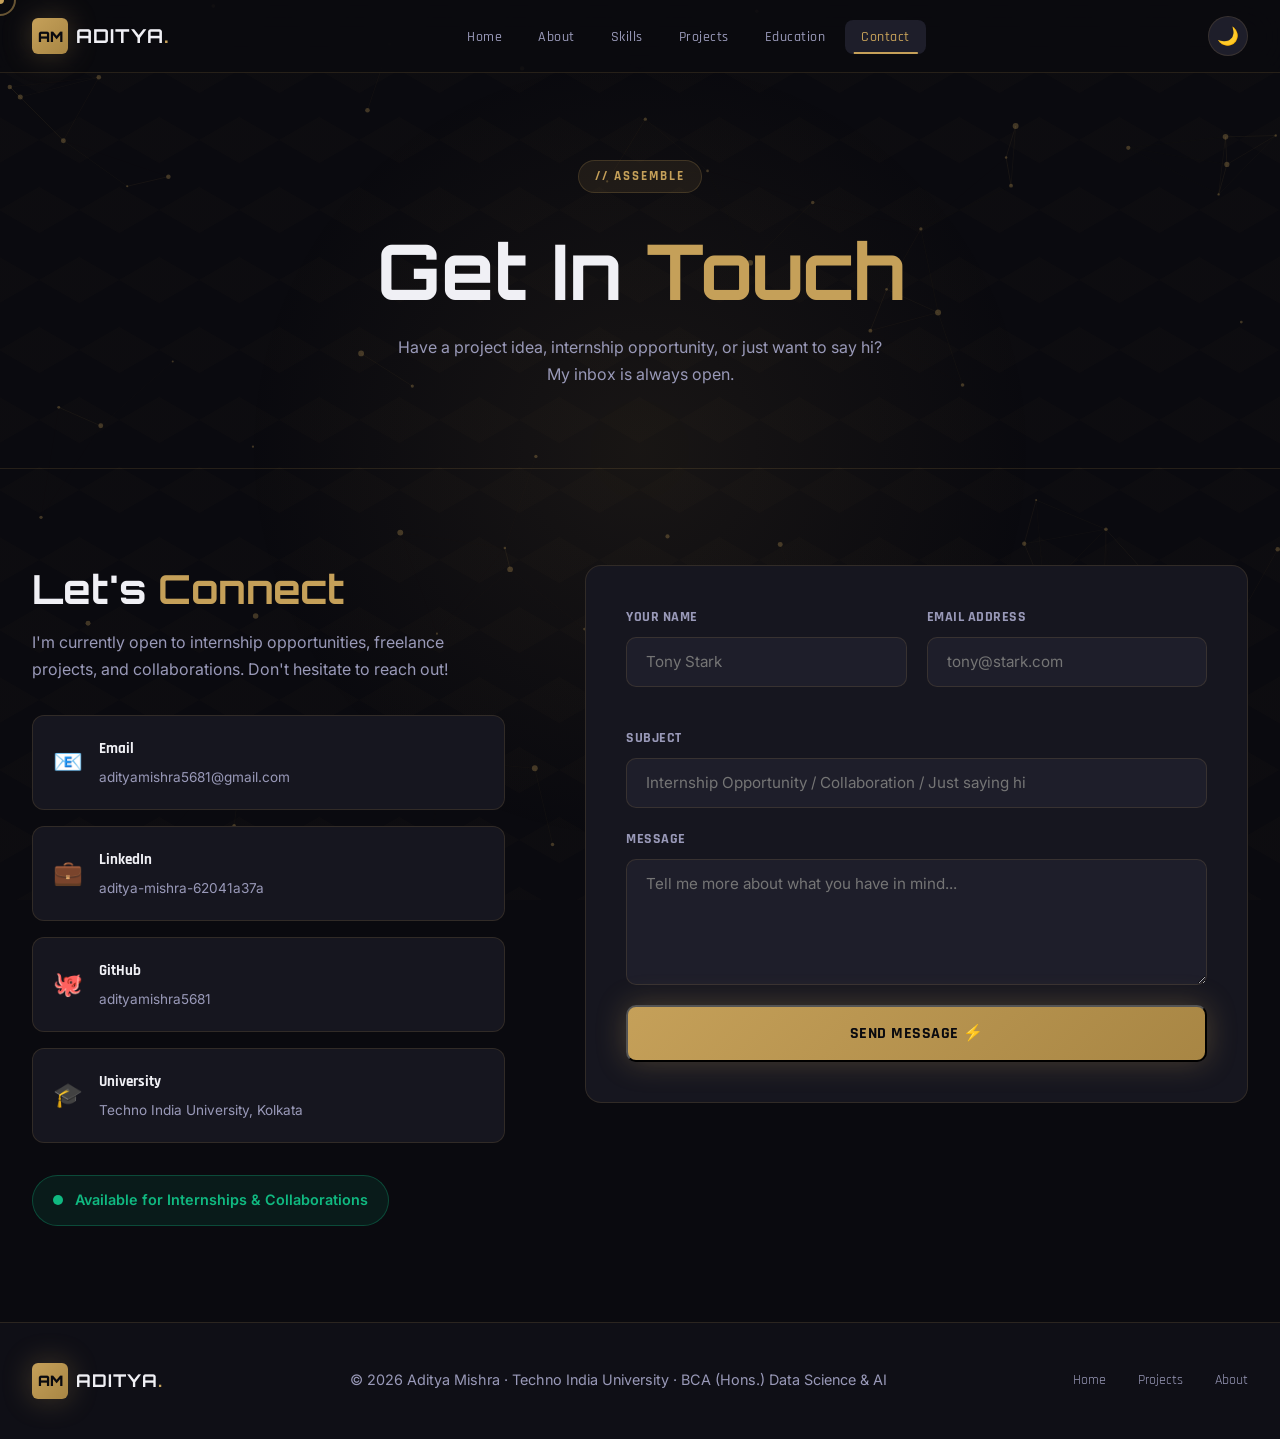
<file: contact.html>
<!DOCTYPE html>
<html lang="en" data-theme="dark">
<head>
  <meta charset="UTF-8"/>
  <meta name="viewport" content="width=device-width, initial-scale=1.0"/>
  <title>Contact | Aditya Mishra</title>
  <link rel="stylesheet" href="style.css"/>
  <link href="https://fonts.googleapis.com/css2?family=Rajdhani:wght@400;500;600;700&family=Orbitron:wght@400;700;900&family=Inter:wght@300;400;500;600&display=swap" rel="stylesheet"/>
</head>
<body>
  <!-- CUSTOM CURSOR -->
  <div class="cursor-dot" id="cursorDot"></div>
  <div class="cursor-outline" id="cursorOutline"></div>

  <canvas id="particles"></canvas>
  <div class="arc-reactor-bg"></div>
  <div class="hex-overlay"></div>

  <nav class="navbar" id="navbar">
    <div class="nav-inner">
      <a href="index.html" class="nav-logo"><span class="logo-am">AM</span><span class="logo-text">ADITYA<span class="logo-accent">.</span></span></a>
      <ul class="nav-links" id="navLinks">
        <li><a href="index.html">Home</a></li>
        <li><a href="about.html">About</a></li>
        <li><a href="skills.html">Skills</a></li>
        <li><a href="projects.html">Projects</a></li>
        <li><a href="education.html">Education</a></li>
        <li><a href="contact.html" class="active">Contact</a></li>
      </ul>
      <div class="nav-right">
        <button class="theme-btn" id="themeBtn"><span class="theme-icon" id="themeIcon">☀️</span></button>
        <button class="hamburger" id="hamburger"><span></span><span></span><span></span></button>
      </div>
    </div>
  </nav>

  <section class="page-hero">
    <div class="container">
      <span class="section-tag reveal">// ASSEMBLE</span>
      <h1 class="reveal">Get In <span class="gold-text">Touch</span></h1>
      <p class="reveal" style="color:var(--text-muted);max-width:500px;margin:0 auto">Have a project idea, internship opportunity, or just want to say hi? My inbox is always open.</p>
    </div>
  </section>

  <section class="section">
    <div class="container">
      <div class="contact-grid">

        <!-- CONTACT INFO -->
        <div class="contact-info-col reveal">
          <h2>Let's <span class="gold-text">Connect</span></h2>
          <p style="color:var(--text-muted);margin-bottom:2rem">I'm currently open to internship opportunities, freelance projects, and collaborations. Don't hesitate to reach out!</p>

          <div class="contact-links">
            <a href="mailto:adityamishra5681@gmail.com" class="contact-link-card">
              <span class="clc-icon">📧</span>
              <div>
                <strong>Email</strong>
                <p>adityamishra5681@gmail.com</p>
              </div>
              <span class="clc-arrow">→</span>
            </a>
            <a href="https://www.linkedin.com/in/aditya-mishra-62041a37a" target="_blank" class="contact-link-card">
              <span class="clc-icon">💼</span>
              <div>
                <strong>LinkedIn</strong>
                <p>aditya-mishra-62041a37a</p>
              </div>
              <span class="clc-arrow">→</span>
            </a>
            <a href="https://github.com/adityamishra5681" target="_blank" class="contact-link-card">
              <span class="clc-icon">🐙</span>
              <div>
                <strong>GitHub</strong>
                <p>adityamishra5681</p>
              </div>
              <span class="clc-arrow">→</span>
            </a>
            <div class="contact-link-card no-link">
              <span class="clc-icon">🎓</span>
              <div>
                <strong>University</strong>
                <p>Techno India University, Kolkata</p>
              </div>
            </div>
          </div>

          <div class="availability-badge">
            <span class="avail-dot"></span>
            <span>Available for Internships & Collaborations</span>
          </div>
        </div>

        <!-- CONTACT FORM -->
        <div class="contact-form-col reveal">
          <form class="contact-form" id="contactForm">
            <div class="form-row">
              <div class="form-group">
                <label>Your Name</label>
                <input type="text" class="form-input" placeholder="Tony Stark" required/>
              </div>
              <div class="form-group">
                <label>Email Address</label>
                <input type="email" class="form-input" placeholder="tony@stark.com" required/>
              </div>
            </div>
            <div class="form-group">
              <label>Subject</label>
              <input type="text" class="form-input" placeholder="Internship Opportunity / Collaboration / Just saying hi"/>
            </div>
            <div class="form-group">
              <label>Message</label>
              <textarea class="form-textarea" rows="5" placeholder="Tell me more about what you have in mind..."></textarea>
            </div>
            <button type="submit" class="btn-avenger" style="width:100%;justify-content:center;padding:1rem;font-size:1rem">
              Send Message ⚡
            </button>
            <div class="form-success" id="formSuccess">
              ⚡ Message sent! I'll get back to you soon. — Aditya
            </div>
          </form>
        </div>

      </div>
    </div>
  </section>

  <footer class="footer">
    <div class="container">
      <div class="footer-inner">
        <span class="nav-logo" style="font-size:1.1rem"><span class="logo-am">AM</span> <span class="logo-text">ADITYA<span class="logo-accent">.</span></span></span>
        <p>© 2026 Aditya Mishra · Techno India University · BCA (Hons.) Data Science & AI</p>
        <div class="footer-nav"><a href="index.html">Home</a><a href="projects.html">Projects</a><a href="about.html">About</a></div>
      </div>
    </div>
  </footer>
  <script src="script.js"></script>
</body>
</html>
</file>
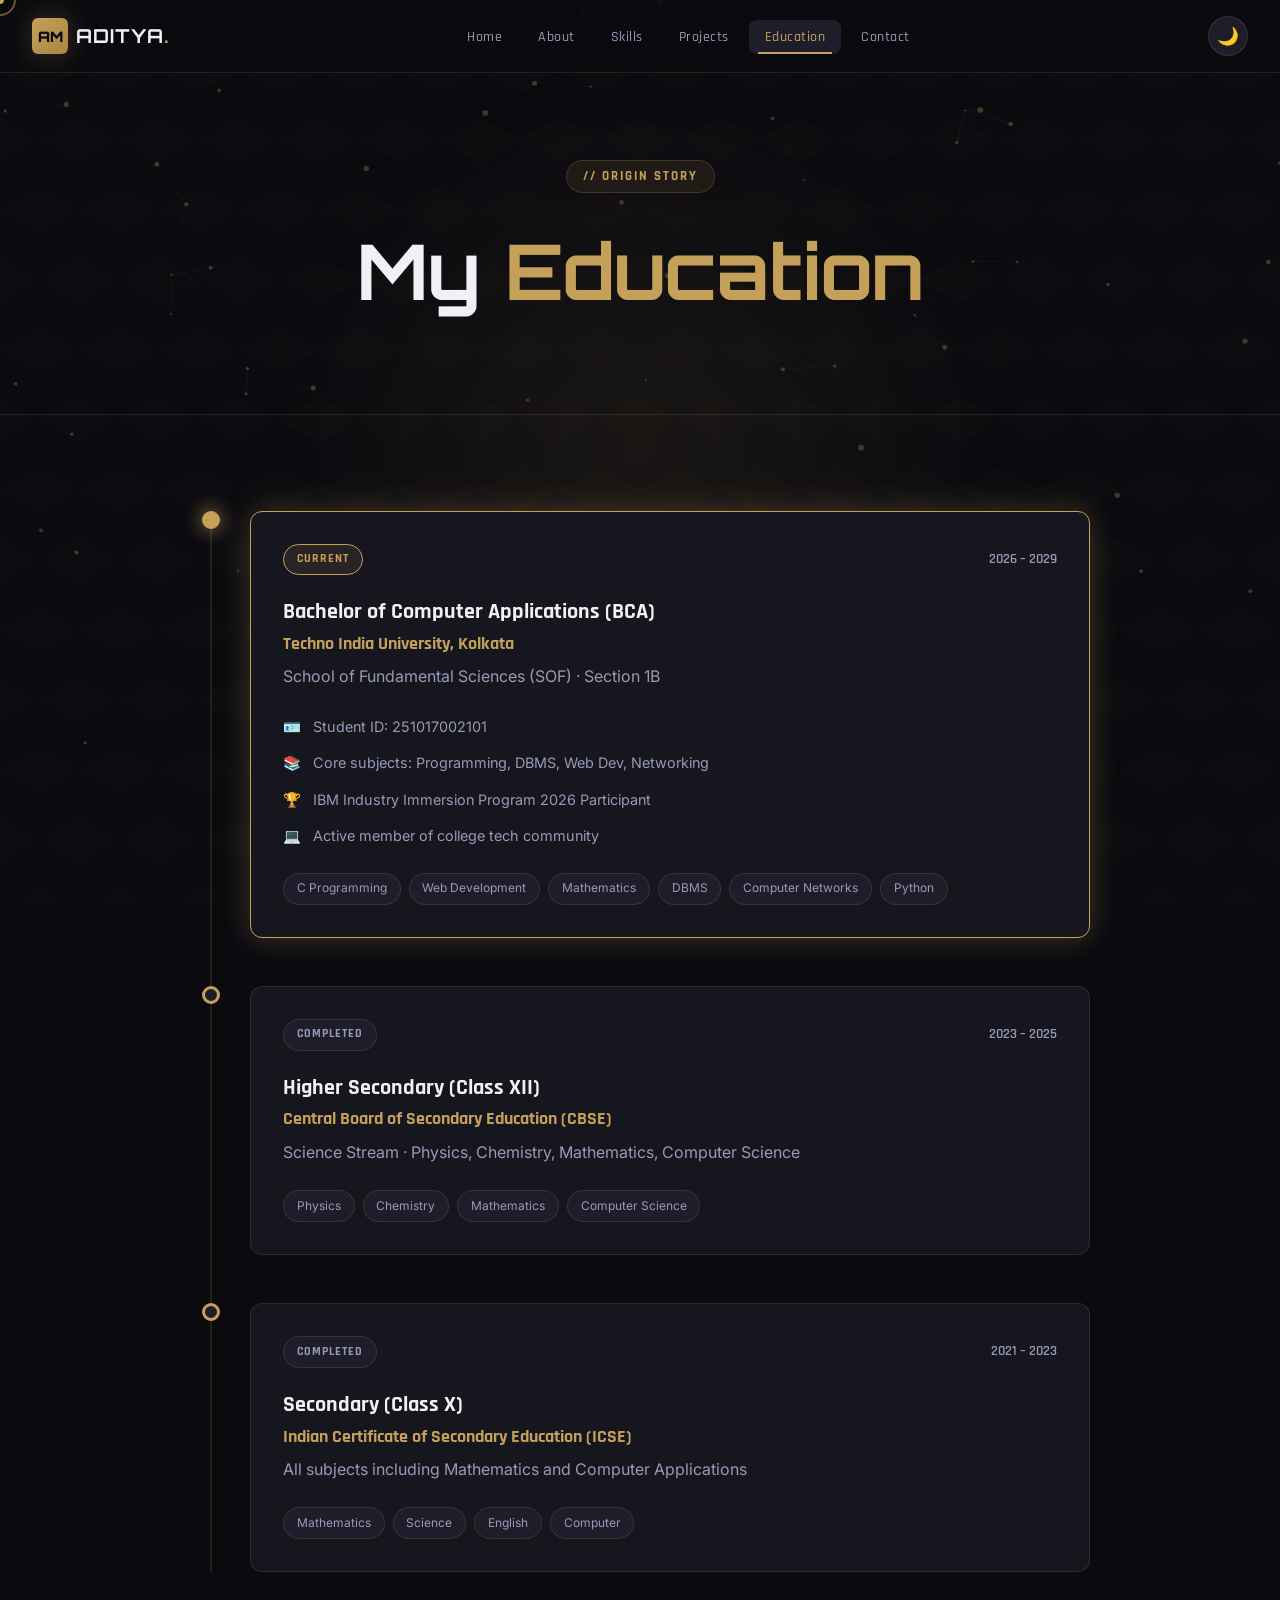
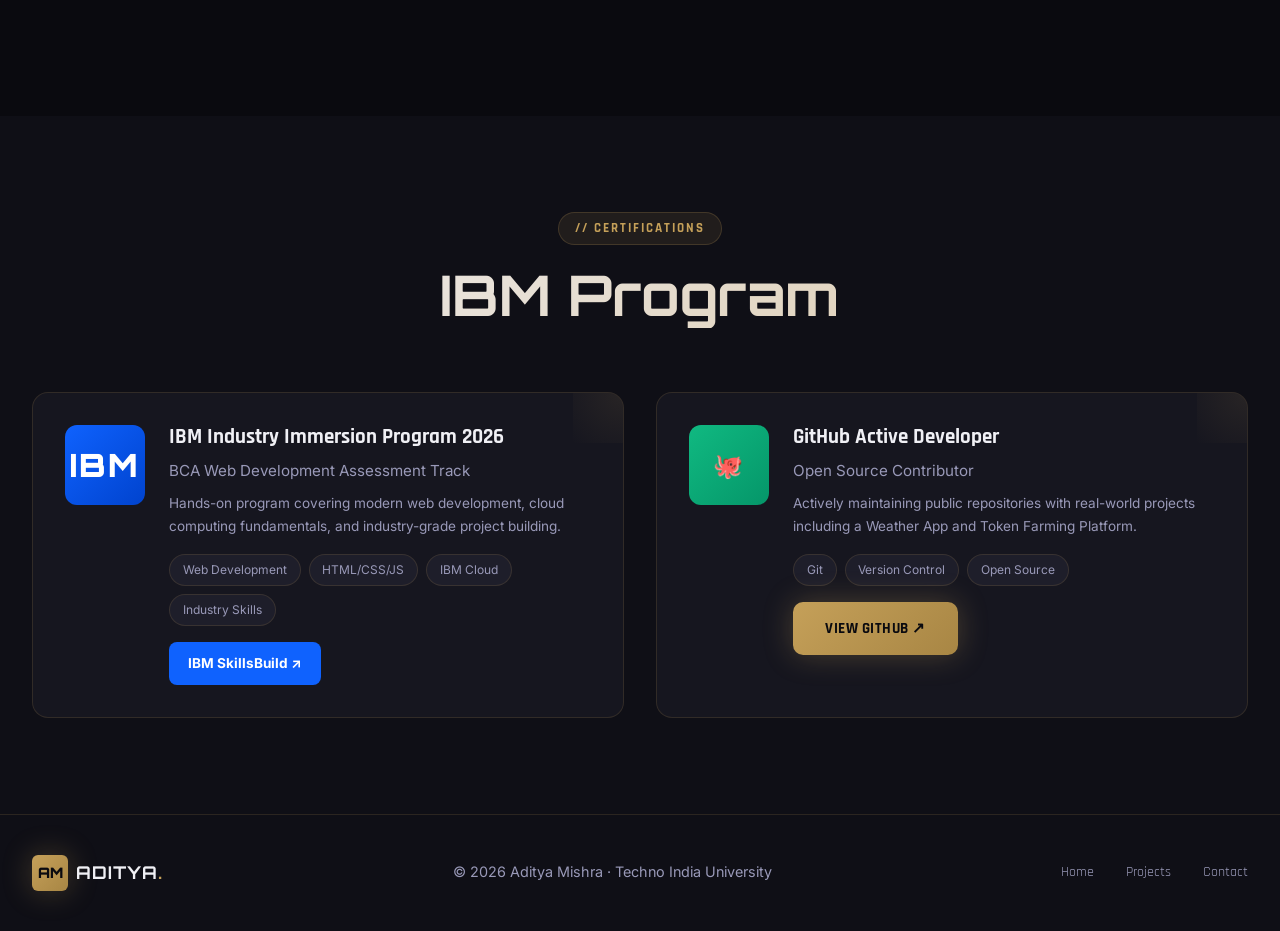
<file: education.html>
<!DOCTYPE html>
<html lang="en" data-theme="dark">
<head>
  <meta charset="UTF-8"/>
  <meta name="viewport" content="width=device-width, initial-scale=1.0"/>
  <title>Education | Aditya Mishra</title>
  <link rel="stylesheet" href="style.css"/>
  <link href="https://fonts.googleapis.com/css2?family=Rajdhani:wght@400;500;600;700&family=Orbitron:wght@400;700;900&family=Inter:wght@300;400;500;600&display=swap" rel="stylesheet"/>
</head>
<body>
  <!-- CUSTOM CURSOR -->
  <div class="cursor-dot" id="cursorDot"></div>
  <div class="cursor-outline" id="cursorOutline"></div>

  <canvas id="particles"></canvas>
  <div class="arc-reactor-bg"></div>
  <div class="hex-overlay"></div>

  <nav class="navbar" id="navbar">
    <div class="nav-inner">
      <a href="index.html" class="nav-logo"><span class="logo-am">AM</span><span class="logo-text">ADITYA<span class="logo-accent">.</span></span></a>
      <ul class="nav-links" id="navLinks">
        <li><a href="index.html">Home</a></li>
        <li><a href="about.html">About</a></li>
        <li><a href="skills.html">Skills</a></li>
        <li><a href="projects.html">Projects</a></li>
        <li><a href="education.html" class="active">Education</a></li>
        <li><a href="contact.html">Contact</a></li>
      </ul>
      <div class="nav-right">
        <button class="theme-btn" id="themeBtn"><span class="theme-icon" id="themeIcon">☀️</span></button>
        <button class="hamburger" id="hamburger"><span></span><span></span><span></span></button>
      </div>
    </div>
  </nav>

  <section class="page-hero">
    <div class="container">
      <span class="section-tag reveal">// ORIGIN STORY</span>
      <h1 class="reveal">My <span class="gold-text">Education</span></h1>
    </div>
  </section>

  <!-- TIMELINE -->
  <section class="section">
    <div class="container">
      <div class="edu-timeline">

        <div class="edu-item reveal">
          <div class="edu-dot current"></div>
          <div class="edu-card current-card">
            <div class="edu-card-header">
              <span class="edu-badge current-badge">CURRENT</span>
              <span class="edu-year">2026 – 2029</span>
            </div>
            <h3>Bachelor of Computer Applications (BCA)</h3>
            <h4>Techno India University, Kolkata</h4>
            <p>School of Fundamental Sciences (SOF) · Section 1B</p>
            <div class="edu-details">
              <div class="edu-detail"><span>🪪</span><span>Student ID: 251017002101</span></div>
              <div class="edu-detail"><span>📚</span><span>Core subjects: Programming, DBMS, Web Dev, Networking</span></div>
              <div class="edu-detail"><span>🏆</span><span>IBM Industry Immersion Program 2026 Participant</span></div>
              <div class="edu-detail"><span>💻</span><span>Active member of college tech community</span></div>
            </div>
            <div class="edu-subjects">
              <span>C Programming</span><span>Web Development</span><span>Mathematics</span>
              <span>DBMS</span><span>Computer Networks</span><span>Python</span>
            </div>
          </div>
        </div>

        <div class="edu-item reveal">
          <div class="edu-dot"></div>
          <div class="edu-card">
            <div class="edu-card-header">
              <span class="edu-badge">COMPLETED</span>
              <span class="edu-year">2023 – 2025</span>
            </div>
            <h3>Higher Secondary (Class XII)</h3>
            <h4>Central Board of Secondary Education (CBSE)</h4>
            <p>Science Stream · Physics, Chemistry, Mathematics, Computer Science</p>
            <div class="edu-subjects">
              <span>Physics</span><span>Chemistry</span><span>Mathematics</span><span>Computer Science</span>
            </div>
          </div>
        </div>

        <div class="edu-item reveal">
          <div class="edu-dot"></div>
          <div class="edu-card">
            <div class="edu-card-header">
              <span class="edu-badge">COMPLETED</span>
              <span class="edu-year">2021 – 2023</span>
            </div>
            <h3>Secondary (Class X)</h3>
            <h4>Indian Certificate of Secondary Education (ICSE)</h4>
            <p>All subjects including Mathematics and Computer Applications</p>
            <div class="edu-subjects">
              <span>Mathematics</span><span>Science</span><span>English</span><span>Computer</span>
            </div>
          </div>
        </div>

      </div>
    </div>
  </section>

  <!-- IBM SECTION -->
  <section class="section section-alt">
    <div class="container">
      <div class="section-head reveal">
        <span class="section-tag">// CERTIFICATIONS</span>
        <h2>IBM <span class="gold-text">Program</span></h2>
      </div>
      <div class="cert-grid">
        <div class="cert-card-big reveal">
          <div class="cert-ibm-logo">IBM</div>
          <div class="cert-info">
            <h3>IBM Industry Immersion Program 2026</h3>
            <p>BCA Web Development Assessment Track</p>
            <p style="margin-top:0.5rem;font-size:0.85rem;color:var(--text-muted)">Hands-on program covering modern web development, cloud computing fundamentals, and industry-grade project building.</p>
            <div class="cert-tags">
              <span>Web Development</span><span>HTML/CSS/JS</span><span>IBM Cloud</span><span>Industry Skills</span>
            </div>
            <a href="https://skillsbuild.org" target="_blank" class="btn-ibm-sm" style="margin-top:1rem;display:inline-flex">IBM SkillsBuild ↗</a>
          </div>
        </div>
        <div class="cert-card-big reveal">
          <div class="cert-ibm-logo" style="background:linear-gradient(135deg,#10b981,#059669);font-size:1.5rem">🐙</div>
          <div class="cert-info">
            <h3>GitHub Active Developer</h3>
            <p>Open Source Contributor</p>
            <p style="margin-top:0.5rem;font-size:0.85rem;color:var(--text-muted)">Actively maintaining public repositories with real-world projects including a Weather App and Token Farming Platform.</p>
            <div class="cert-tags">
              <span>Git</span><span>Version Control</span><span>Open Source</span>
            </div>
            <a href="https://github.com/adityamishra5681" target="_blank" class="btn-avenger" style="margin-top:1rem;display:inline-flex">View GitHub ↗</a>
          </div>
        </div>
      </div>
    </div>
  </section>

  <footer class="footer">
    <div class="container">
      <div class="footer-inner">
        <span class="nav-logo" style="font-size:1.1rem"><span class="logo-am">AM</span> <span class="logo-text">ADITYA<span class="logo-accent">.</span></span></span>
        <p>© 2026 Aditya Mishra · Techno India University</p>
        <div class="footer-nav"><a href="index.html">Home</a><a href="projects.html">Projects</a><a href="contact.html">Contact</a></div>
      </div>
    </div>
  </footer>
  <script src="script.js"></script>
</body>
</html>
</file>
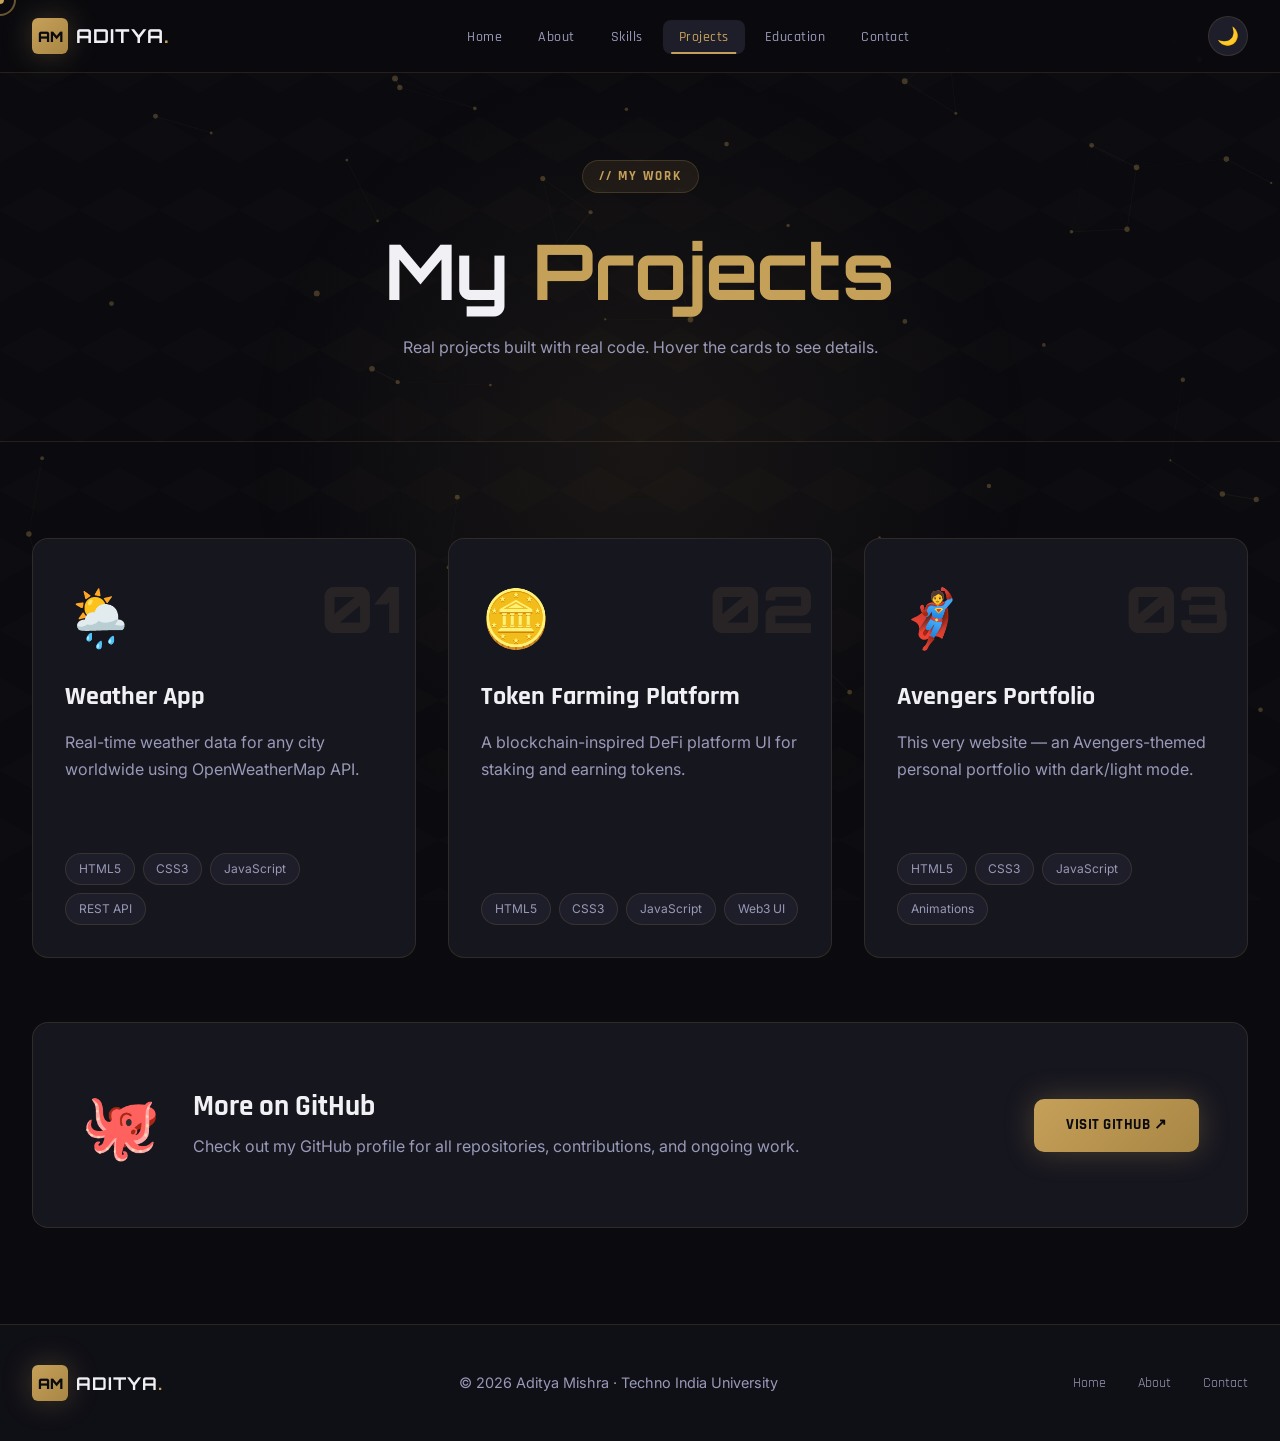
<file: projects.html>
<!DOCTYPE html>
<html lang="en" data-theme="dark">
<head>
  <meta charset="UTF-8"/>
  <meta name="viewport" content="width=device-width, initial-scale=1.0"/>
  <title>Projects | Aditya Mishra</title>
  <link rel="stylesheet" href="style.css"/>
  <link href="https://fonts.googleapis.com/css2?family=Rajdhani:wght@400;500;600;700&family=Orbitron:wght@400;700;900&family=Inter:wght@300;400;500;600&display=swap" rel="stylesheet"/>
</head>
<body>
  <!-- CUSTOM CURSOR -->
  <div class="cursor-dot" id="cursorDot"></div>
  <div class="cursor-outline" id="cursorOutline"></div>

  <canvas id="particles"></canvas>
  <div class="arc-reactor-bg"></div>
  <div class="hex-overlay"></div>

  <nav class="navbar" id="navbar">
    <div class="nav-inner">
      <a href="index.html" class="nav-logo"><span class="logo-am">AM</span><span class="logo-text">ADITYA<span class="logo-accent">.</span></span></a>
      <ul class="nav-links" id="navLinks">
        <li><a href="index.html">Home</a></li>
        <li><a href="about.html">About</a></li>
        <li><a href="skills.html">Skills</a></li>
        <li><a href="projects.html" class="active">Projects</a></li>
        <li><a href="education.html">Education</a></li>
        <li><a href="contact.html">Contact</a></li>
      </ul>
      <div class="nav-right">
        <button class="theme-btn" id="themeBtn"><span class="theme-icon" id="themeIcon">☀️</span></button>
        <button class="hamburger" id="hamburger"><span></span><span></span><span></span></button>
      </div>
    </div>
  </nav>

  <section class="page-hero">
    <div class="container">
      <span class="section-tag reveal">// MY WORK</span>
      <h1 class="reveal">My <span class="gold-text">Projects</span></h1>
      <p class="reveal" style="color:var(--text-muted);max-width:500px;margin:0 auto">Real projects built with real code. Hover the cards to see details.</p>
    </div>
  </section>

  <section class="section">
    <div class="container">
      <div class="projects-big-grid">

        <!-- PROJECT 1 -->
        <div class="proj-card reveal">
          <div class="proj-card-inner">
            <div class="proj-front">
              <div class="proj-num">01</div>
              <div class="proj-icon-big">🌦️</div>
              <h3>Weather App</h3>
              <p>Real-time weather data for any city worldwide using OpenWeatherMap API.</p>
              <div class="proj-stack">
                <span>HTML5</span><span>CSS3</span><span>JavaScript</span><span>REST API</span>
              </div>
            </div>
            <div class="proj-back">
              <h3>Weather App</h3>
              <ul class="proj-features">
                <li>✦ Live weather data via OpenWeatherMap API</li>
                <li>✦ Search any city globally</li>
                <li>✦ Displays temp, humidity, wind speed</li>
                <li>✦ Dynamic weather icons & backgrounds</li>
                <li>✦ Fully responsive design</li>
              </ul>
              <div class="proj-back-actions">
                <a href="https://github.com/adityamishra5681/weather-app" target="_blank" class="btn-avenger">View on GitHub ↗</a>
              </div>
            </div>
          </div>
        </div>

        <!-- PROJECT 2 -->
        <div class="proj-card reveal">
          <div class="proj-card-inner">
            <div class="proj-front">
              <div class="proj-num">02</div>
              <div class="proj-icon-big">🪙</div>
              <h3>Token Farming Platform</h3>
              <p>A blockchain-inspired DeFi platform UI for staking and earning tokens.</p>
              <div class="proj-stack">
                <span>HTML5</span><span>CSS3</span><span>JavaScript</span><span>Web3 UI</span>
              </div>
            </div>
            <div class="proj-back">
              <h3>Token Farming Platform</h3>
              <ul class="proj-features">
                <li>✦ Interactive staking dashboard</li>
                <li>✦ Token balance & rewards tracker</li>
                <li>✦ Animated UI with DeFi aesthetics</li>
                <li>✦ Responsive across all devices</li>
                <li>✦ Modern glassmorphism design</li>
              </ul>
              <div class="proj-back-actions">
                <a href="https://github.com/adityamishra5681/Token-Farming-Platform" target="_blank" class="btn-avenger">View on GitHub ↗</a>
              </div>
            </div>
          </div>
        </div>

        <!-- PROJECT 3 — THIS PORTFOLIO -->
        <div class="proj-card reveal">
          <div class="proj-card-inner">
            <div class="proj-front">
              <div class="proj-num">03</div>
              <div class="proj-icon-big">🦸</div>
              <h3>Avengers Portfolio</h3>
              <p>This very website — an Avengers-themed personal portfolio with dark/light mode.</p>
              <div class="proj-stack">
                <span>HTML5</span><span>CSS3</span><span>JavaScript</span><span>Animations</span>
              </div>
            </div>
            <div class="proj-back">
              <h3>Avengers Portfolio</h3>
              <ul class="proj-features">
                <li>✦ 6-page multi-page website</li>
                <li>✦ Dark / Light mode toggle</li>
                <li>✦ Particle canvas animation</li>
                <li>✦ 3D flip project cards</li>
                <li>✦ Typewriter hero effect</li>
                <li>✦ Scroll reveal animations</li>
              </ul>
              <div class="proj-back-actions">
                <a href="https://github.com/adityamishra5681" target="_blank" class="btn-avenger">GitHub Profile ↗</a>
              </div>
            </div>
          </div>
        </div>

      </div>

      <!-- GITHUB CTA -->
      <div class="github-cta reveal">
        <div class="github-cta-inner">
          <span class="github-icon">🐙</span>
          <div>
            <h3>More on GitHub</h3>
            <p>Check out my GitHub profile for all repositories, contributions, and ongoing work.</p>
          </div>
          <a href="https://github.com/adityamishra5681" target="_blank" class="btn-avenger">Visit GitHub ↗</a>
        </div>
      </div>
    </div>
  </section>

  <footer class="footer">
    <div class="container">
      <div class="footer-inner">
        <span class="nav-logo" style="font-size:1.1rem"><span class="logo-am">AM</span> <span class="logo-text">ADITYA<span class="logo-accent">.</span></span></span>
        <p>© 2026 Aditya Mishra · Techno India University</p>
        <div class="footer-nav"><a href="index.html">Home</a><a href="about.html">About</a><a href="contact.html">Contact</a></div>
      </div>
    </div>
  </footer>
  <script src="script.js"></script>
</body>
</html>
</file>
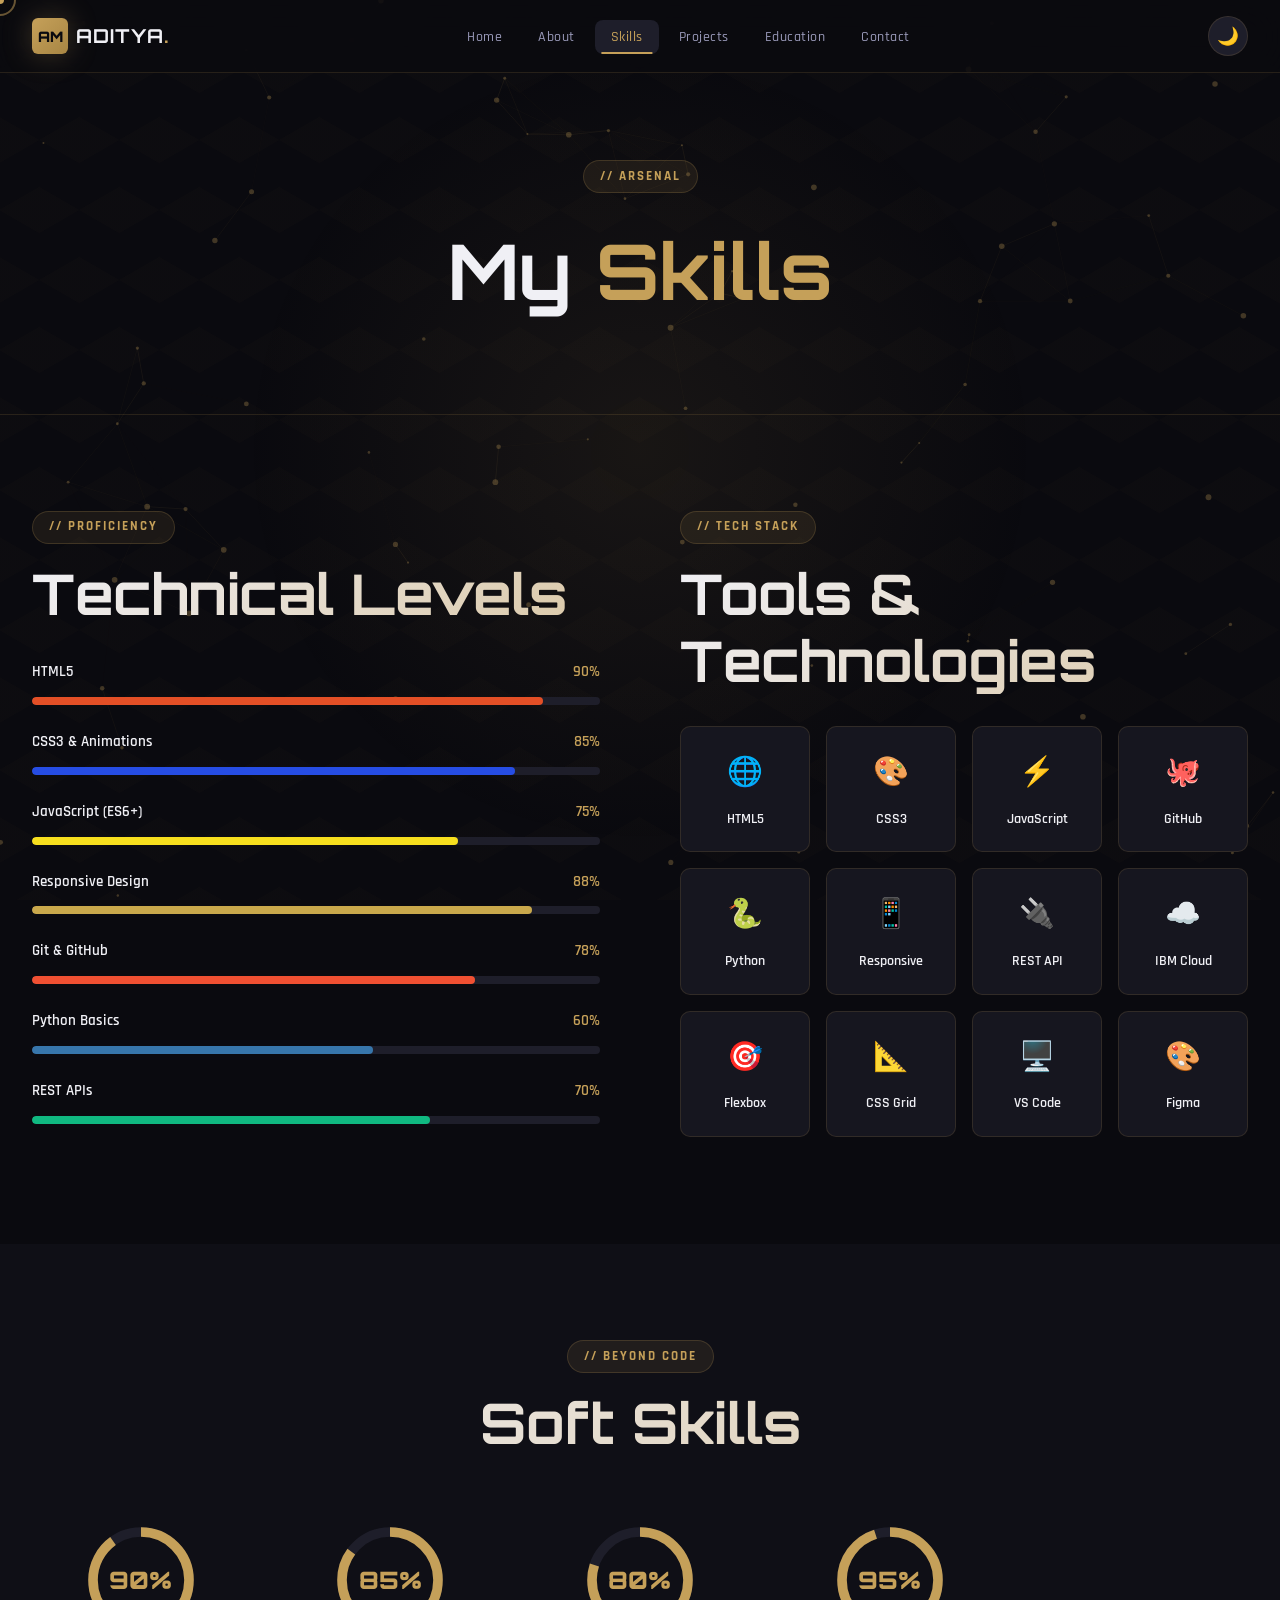
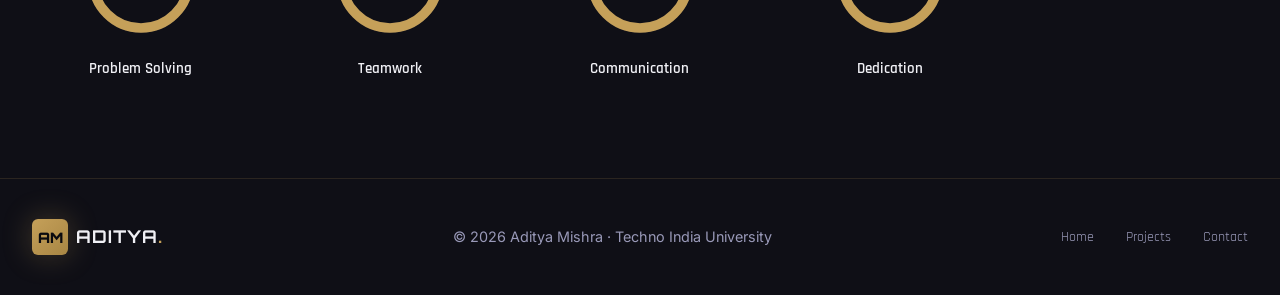
<file: skills.html>
<!DOCTYPE html>
<html lang="en" data-theme="dark">
<head>
  <meta charset="UTF-8"/>
  <meta name="viewport" content="width=device-width, initial-scale=1.0"/>
  <title>Skills | Aditya Mishra</title>
  <link rel="stylesheet" href="style.css"/>
  <link href="https://fonts.googleapis.com/css2?family=Rajdhani:wght@400;500;600;700&family=Orbitron:wght@400;700;900&family=Inter:wght@300;400;500;600&display=swap" rel="stylesheet"/>
</head>
<body>
  <!-- CUSTOM CURSOR -->
  <div class="cursor-dot" id="cursorDot"></div>
  <div class="cursor-outline" id="cursorOutline"></div>

  <canvas id="particles"></canvas>
  <div class="arc-reactor-bg"></div>
  <div class="hex-overlay"></div>

  <nav class="navbar" id="navbar">
    <div class="nav-inner">
      <a href="index.html" class="nav-logo"><span class="logo-am">AM</span><span class="logo-text">ADITYA<span class="logo-accent">.</span></span></a>
      <ul class="nav-links" id="navLinks">
        <li><a href="index.html">Home</a></li>
        <li><a href="about.html">About</a></li>
        <li><a href="skills.html" class="active">Skills</a></li>
        <li><a href="projects.html">Projects</a></li>
        <li><a href="education.html">Education</a></li>
        <li><a href="contact.html">Contact</a></li>
      </ul>
      <div class="nav-right">
        <button class="theme-btn" id="themeBtn"><span class="theme-icon" id="themeIcon">☀️</span></button>
        <button class="hamburger" id="hamburger"><span></span><span></span><span></span></button>
      </div>
    </div>
  </nav>

  <section class="page-hero">
    <div class="container">
      <span class="section-tag reveal">// ARSENAL</span>
      <h1 class="reveal">My <span class="gold-text">Skills</span></h1>
    </div>
  </section>

  <!-- SKILL BARS -->
  <section class="section">
    <div class="container">
      <div class="skills-layout">
        <div class="skill-bars-col reveal">
          <div class="section-head" style="text-align:left;margin-bottom:2rem">
            <span class="section-tag">// PROFICIENCY</span>
            <h2>Technical <span class="gold-text">Levels</span></h2>
          </div>
          <div class="skill-bar-item">
            <div class="skill-bar-top"><span>HTML5</span><span class="skill-pct">90%</span></div>
            <div class="skill-track"><div class="skill-fill" data-w="90" style="--sc:#e34f26"></div></div>
          </div>
          <div class="skill-bar-item">
            <div class="skill-bar-top"><span>CSS3 & Animations</span><span class="skill-pct">85%</span></div>
            <div class="skill-track"><div class="skill-fill" data-w="85" style="--sc:#264de4"></div></div>
          </div>
          <div class="skill-bar-item">
            <div class="skill-bar-top"><span>JavaScript (ES6+)</span><span class="skill-pct">75%</span></div>
            <div class="skill-track"><div class="skill-fill" data-w="75" style="--sc:#f7df1e"></div></div>
          </div>
          <div class="skill-bar-item">
            <div class="skill-bar-top"><span>Responsive Design</span><span class="skill-pct">88%</span></div>
            <div class="skill-track"><div class="skill-fill" data-w="88" style="--sc:#c9a84c"></div></div>
          </div>
          <div class="skill-bar-item">
            <div class="skill-bar-top"><span>Git & GitHub</span><span class="skill-pct">78%</span></div>
            <div class="skill-track"><div class="skill-fill" data-w="78" style="--sc:#f05032"></div></div>
          </div>
          <div class="skill-bar-item">
            <div class="skill-bar-top"><span>Python Basics</span><span class="skill-pct">60%</span></div>
            <div class="skill-track"><div class="skill-fill" data-w="60" style="--sc:#3776ab"></div></div>
          </div>
          <div class="skill-bar-item">
            <div class="skill-bar-top"><span>REST APIs</span><span class="skill-pct">70%</span></div>
            <div class="skill-track"><div class="skill-fill" data-w="70" style="--sc:#10b981"></div></div>
          </div>
        </div>

        <div class="skill-cards-col reveal">
          <div class="section-head" style="text-align:left;margin-bottom:2rem">
            <span class="section-tag">// TECH STACK</span>
            <h2>Tools & <span class="gold-text">Technologies</span></h2>
          </div>
          <div class="tech-cards-grid">
            <div class="tech-card"><span class="tc-icon">🌐</span><span>HTML5</span></div>
            <div class="tech-card"><span class="tc-icon">🎨</span><span>CSS3</span></div>
            <div class="tech-card"><span class="tc-icon">⚡</span><span>JavaScript</span></div>
            <div class="tech-card"><span class="tc-icon">🐙</span><span>GitHub</span></div>
            <div class="tech-card"><span class="tc-icon">🐍</span><span>Python</span></div>
            <div class="tech-card"><span class="tc-icon">📱</span><span>Responsive</span></div>
            <div class="tech-card"><span class="tc-icon">🔌</span><span>REST API</span></div>
            <div class="tech-card"><span class="tc-icon">☁️</span><span>IBM Cloud</span></div>
            <div class="tech-card"><span class="tc-icon">🎯</span><span>Flexbox</span></div>
            <div class="tech-card"><span class="tc-icon">📐</span><span>CSS Grid</span></div>
            <div class="tech-card"><span class="tc-icon">🖥️</span><span>VS Code</span></div>
            <div class="tech-card"><span class="tc-icon">🎨</span><span>Figma</span></div>
          </div>
        </div>
      </div>
    </div>
  </section>

  <!-- SOFT SKILLS -->
  <section class="section section-alt">
    <div class="container">
      <div class="section-head reveal">
        <span class="section-tag">// BEYOND CODE</span>
        <h2>Soft <span class="gold-text">Skills</span></h2>
      </div>
      <div class="soft-skills-grid">
        <div class="soft-card reveal"><div class="soft-ring" data-pct="90"><svg viewBox="0 0 100 100"><circle cx="50" cy="50" r="40" class="ring-bg"/><circle cx="50" cy="50" r="40" class="ring-fill" data-pct="90"/></svg><span class="soft-pct">90%</span></div><p>Problem Solving</p></div>
        <div class="soft-card reveal"><div class="soft-ring" data-pct="85"><svg viewBox="0 0 100 100"><circle cx="50" cy="50" r="40" class="ring-bg"/><circle cx="50" cy="50" r="40" class="ring-fill" data-pct="85"/></svg><span class="soft-pct">85%</span></div><p>Teamwork</p></div>
        <div class="soft-card reveal"><div class="soft-ring" data-pct="80"><svg viewBox="0 0 100 100"><circle cx="50" cy="50" r="40" class="ring-bg"/><circle cx="50" cy="50" r="40" class="ring-fill" data-pct="80"/></svg><span class="soft-pct">80%</span></div><p>Communication</p></div>
        <div class="soft-card reveal"><div class="soft-ring" data-pct="95"><svg viewBox="0 0 100 100"><circle cx="50" cy="50" r="40" class="ring-bg"/><circle cx="50" cy="50" r="40" class="ring-fill" data-pct="95"/></svg><span class="soft-pct">95%</span></div><p>Dedication</p></div>
        <div class="soft-card reveal"><div class="soft-ring" data-pct="88"><svg viewBox="0 0 100 100"><circle cx="50" cy="50" r="40" class="ring-bg"/><circle cx="50" cy="50" r="40" class="ring-fill" data-pct="88"/></svg><span class="soft-pct">88%</span></div><p>Adaptability</p></div>
      </div>
    </div>
  </section>

  <footer class="footer">
    <div class="container">
      <div class="footer-inner">
        <span class="nav-logo" style="font-size:1.1rem"><span class="logo-am">AM</span> <span class="logo-text">ADITYA<span class="logo-accent">.</span></span></span>
        <p>© 2026 Aditya Mishra · Techno India University</p>
        <div class="footer-nav"><a href="index.html">Home</a><a href="projects.html">Projects</a><a href="contact.html">Contact</a></div>
      </div>
    </div>
  </footer>
  <script src="script.js"></script>
</body>
</html>
</file>
<file: style.css>
/* =============================================
   ADITYA MISHRA PORTFOLIO — AVENGERS THEME
   IBM Industry Immersion Program 2026
   ============================================= */

@import url('https://fonts.googleapis.com/css2?family=Rajdhani:wght@400;500;600;700&family=Orbitron:wght@400;700;900&family=Inter:wght@300;400;500;600&display=swap');

/* ============ THEME VARIABLES ============ */
[data-theme="dark"] {
  --bg: #0a0a0f;
  --bg2: #0f0f16;
  --surface: #16161f;
  --surface2: #1e1e2a;
  --border: rgba(197,160,89,0.15);
  --text: #f0f0f5;
  --text-muted: #9999b8;
  --gold: #c5a059;
  --gold-dark: #a88644;
  --red: #dc143c;
  --blue: #1e90ff;
  --shadow: 0 25px 60px rgba(0,0,0,0.7);
  --glow: 0 0 30px rgba(197,160,89,0.3);
}

[data-theme="light"] {
  --bg: #f5f5fa;
  --bg2: #ebebf0;
  --surface: #ffffff;
  --surface2: #f8f8fc;
  --border: rgba(197,160,89,0.25);
  --text: #1a1a2e;
  --text-muted: #666680;
  --gold: #a88644;
  --gold-dark: #8b6f38;
  --red: #b8112e;
  --blue: #1873cc;
  --shadow: 0 25px 60px rgba(0,0,0,0.15);
  --glow: 0 0 20px rgba(197,160,89,0.2);
}

*, *::before, *::after { margin:0; padding:0; box-sizing:border-box; }
html { scroll-behavior: smooth; }

body {
  background: var(--bg);
  color: var(--text);
  font-family: 'Inter', sans-serif;
  line-height: 1.7;
  overflow-x: hidden;
  position: relative;
  transition: background 0.3s, color 0.3s;
  cursor: none;
}

h1,h2,h3,h4 { font-family: 'Rajdhani', sans-serif; line-height: 1.2; font-weight: 700; }
a { text-decoration: none; color: inherit; }
img { max-width: 100%; display: block; }

::-webkit-scrollbar { width: 6px; }
::-webkit-scrollbar-track { background: var(--bg); }
::-webkit-scrollbar-thumb { background: var(--gold); border-radius: 3px; }

/* ============ LOADING SCREEN ============ */
.loading-screen {
  position: fixed;
  inset: 0;
  background: var(--bg);
  z-index: 9999;
  display: flex;
  align-items: center;
  justify-content: center;
  transition: opacity 0.5s, visibility 0.5s;
}

.loading-screen.hidden {
  opacity: 0;
  visibility: hidden;
  pointer-events: none;
}

.loader-content {
  text-align: center;
}

.avengers-loader {
  position: relative;
  width: 120px;
  height: 120px;
  margin: 0 auto 2rem;
}

.loader-ring {
  position: absolute;
  inset: 0;
  border: 2px solid transparent;
  border-top-color: var(--gold);
  border-radius: 50%;
  animation: loaderSpin 1.5s linear infinite;
}

.loader-ring:nth-child(2) {
  inset: 10px;
  border-top-color: var(--gold-dark);
  animation-duration: 2s;
  animation-direction: reverse;
}

.loader-ring:nth-child(3) {
  inset: 20px;
  border-top-color: var(--gold);
  animation-duration: 2.5s;
}

@keyframes loaderSpin {
  to { transform: rotate(360deg); }
}

.loader-a {
  position: absolute;
  inset: 0;
  display: flex;
  align-items: center;
  justify-content: center;
  font-size: 3rem;
  font-weight: 900;
  font-family: 'Orbitron', sans-serif;
  color: var(--gold);
  animation: loaderPulse 1.5s ease-in-out infinite;
}

@keyframes loaderPulse {
  0%, 100% { transform: scale(1); opacity: 1; }
  50% { transform: scale(1.1); opacity: 0.8; }
}

.loader-text {
  color: var(--text-muted);
  font-family: 'Rajdhani', sans-serif;
  font-size: 1.1rem;
  letter-spacing: 1px;
  animation: loaderText 2s ease-in-out infinite;
}

@keyframes loaderText {
  0%, 100% { opacity: 0.5; }
  50% { opacity: 1; }
}

/* ============ CUSTOM CURSOR ============ */
.cursor-dot {
  width: 8px;
  height: 8px;
  background: var(--gold);
  border-radius: 50%;
  position: fixed;
  pointer-events: none;
  z-index: 10000;
  transition: transform 0.15s ease;
  transform: translate(-50%, -50%);
}

.cursor-outline {
  width: 32px;
  height: 32px;
  border: 2px solid var(--gold);
  border-radius: 50%;
  position: fixed;
  pointer-events: none;
  z-index: 10000;
  transition: all 0.15s ease;
  transform: translate(-50%, -50%);
  opacity: 0.5;
}

.cursor-dot.hover {
  transform: translate(-50%, -50%) scale(2);
}

.cursor-outline.hover {
  transform: translate(-50%, -50%) scale(1.5);
  opacity: 1;
}

/* ============ SCROLL TO TOP BUTTON ============ */
.scroll-top {
  position: fixed;
  bottom: 2rem;
  right: 2rem;
  width: 50px;
  height: 50px;
  background: linear-gradient(135deg, var(--gold), var(--gold-dark));
  border: none;
  border-radius: 50%;
  color: var(--bg);
  cursor: pointer;
  display: flex;
  align-items: center;
  justify-content: center;
  box-shadow: var(--glow);
  opacity: 0;
  visibility: hidden;
  transform: translateY(20px);
  transition: all 0.3s;
  z-index: 1000;
}

.scroll-top.visible {
  opacity: 1;
  visibility: visible;
  transform: translateY(0);
}

.scroll-top:hover {
  transform: translateY(-5px) scale(1.1);
  box-shadow: 0 0 40px rgba(197,160,89,0.6);
}

.scroll-top svg {
  width: 24px;
  height: 24px;
}

/* ============ JARVIS AI CHATBOT ============ */
.chatbot-toggle {
  position: fixed;
  bottom: 2rem;
  left: 2rem;
  width: 60px;
  height: 60px;
  background: linear-gradient(135deg, var(--gold), var(--gold-dark));
  border: none;
  border-radius: 50%;
  color: var(--bg);
  cursor: pointer;
  display: flex;
  align-items: center;
  justify-content: center;
  box-shadow: var(--glow), 0 8px 30px rgba(0,0,0,0.3);
  z-index: 1000;
  transition: all 0.3s;
  position: relative;
}

.chatbot-toggle:hover {
  transform: scale(1.1);
  box-shadow: 0 0 40px rgba(197,160,89,0.8);
}

.chatbot-toggle svg {
  width: 28px;
  height: 28px;
}

.chatbot-badge {
  position: absolute;
  top: -5px;
  right: -5px;
  background: var(--red);
  color: white;
  font-size: 0.65rem;
  font-weight: 700;
  padding: 2px 6px;
  border-radius: 10px;
  font-family: 'Rajdhani', sans-serif;
}

.chatbot-container {
  position: fixed;
  bottom: 100px;
  left: 2rem;
  width: 380px;
  max-height: 600px;
  background: var(--surface);
  border: 2px solid var(--gold);
  border-radius: 16px;
  box-shadow: var(--glow), 0 20px 60px rgba(0,0,0,0.5);
  z-index: 1001;
  display: none;
  flex-direction: column;
  overflow: hidden;
  animation: chatbotSlideIn 0.3s ease;
}

@keyframes chatbotSlideIn {
  from { opacity: 0; transform: translateY(20px); }
  to { opacity: 1; transform: translateY(0); }
}

.chatbot-container.active {
  display: flex;
}

.chatbot-container.minimized {
  max-height: 60px;
}

.chatbot-header {
  background: linear-gradient(135deg, var(--gold), var(--gold-dark));
  padding: 1rem;
  display: flex;
  align-items: center;
  justify-content: space-between;
  border-bottom: 2px solid var(--gold-dark);
}

.chatbot-title {
  display: flex;
  align-items: center;
  gap: 0.75rem;
}

.jarvis-icon {
  font-size: 2rem;
  animation: jarvisPulse 2s ease-in-out infinite;
}

@keyframes jarvisPulse {
  0%, 100% { transform: scale(1); }
  50% { transform: scale(1.1); }
}

.chatbot-title h4 {
  font-family: 'Orbitron', sans-serif;
  font-size: 1.1rem;
  color: var(--bg);
  margin: 0;
  letter-spacing: 1px;
}

.chatbot-title p {
  font-size: 0.7rem;
  color: rgba(10,10,15,0.8);
  margin: 0;
  font-family: 'Rajdhani', sans-serif;
}

.chatbot-controls {
  display: flex;
  gap: 0.5rem;
}

.chatbot-minimize,
.chatbot-close {
  background: rgba(10,10,15,0.2);
  border: none;
  width: 32px;
  height: 32px;
  border-radius: 50%;
  color: var(--bg);
  font-size: 1.5rem;
  cursor: pointer;
  display: flex;
  align-items: center;
  justify-content: center;
  transition: all 0.3s;
  line-height: 1;
}

.chatbot-minimize:hover,
.chatbot-close:hover {
  background: rgba(10,10,15,0.4);
  transform: scale(1.1);
}

.chatbot-close {
  font-size: 2rem;
}

.chatbot-close:hover {
  background: rgba(220,20,60,0.8);
}

.chatbot-messages {
  flex: 1;
  overflow-y: auto;
  padding: 1rem;
  display: flex;
  flex-direction: column;
  gap: 1rem;
  max-height: 400px;
  background: var(--bg2);
}

.chatbot-messages::-webkit-scrollbar {
  width: 6px;
}

.chatbot-messages::-webkit-scrollbar-thumb {
  background: var(--gold);
  border-radius: 3px;
}

.message {
  display: flex;
  gap: 0.75rem;
  animation: messageSlideIn 0.3s ease;
}

@keyframes messageSlideIn {
  from { opacity: 0; transform: translateX(-10px); }
  to { opacity: 1; transform: translateX(0); }
}

.user-message {
  flex-direction: row-reverse;
}

.message-avatar {
  width: 36px;
  height: 36px;
  border-radius: 50%;
  background: linear-gradient(135deg, var(--gold), var(--gold-dark));
  display: flex;
  align-items: center;
  justify-content: center;
  font-size: 1.2rem;
  flex-shrink: 0;
}

.user-message .message-avatar {
  background: linear-gradient(135deg, var(--blue), #1873cc);
}

.message-content {
  flex: 1;
  background: var(--surface);
  padding: 0.75rem 1rem;
  border-radius: 12px;
  border: 1px solid var(--border);
}

.user-message .message-content {
  background: var(--surface2);
  border-color: var(--blue);
}

.message-content p {
  margin: 0;
  font-size: 0.9rem;
  line-height: 1.5;
  color: var(--text);
}

.quick-actions {
  display: flex;
  flex-wrap: wrap;
  gap: 0.5rem;
  margin-top: 0.75rem;
}

.quick-btn {
  padding: 0.4rem 0.8rem;
  background: var(--bg2);
  border: 1px solid var(--gold);
  border-radius: 20px;
  color: var(--gold);
  font-size: 0.75rem;
  font-family: 'Rajdhani', sans-serif;
  font-weight: 600;
  cursor: pointer;
  transition: all 0.3s;
}

.quick-btn:hover {
  background: var(--gold);
  color: var(--bg);
  transform: translateY(-2px);
}

.chatbot-input-area {
  display: flex;
  gap: 0.5rem;
  padding: 1rem;
  background: var(--surface);
  border-top: 1px solid var(--border);
}

.chatbot-container.minimized .chatbot-messages,
.chatbot-container.minimized .chatbot-input-area,
.chatbot-container.minimized .chatbot-typing {
  display: none;
}

#chatbotInput {
  flex: 1;
  padding: 0.75rem 1rem;
  background: var(--bg2);
  border: 1px solid var(--border);
  border-radius: 25px;
  color: var(--text);
  font-family: 'Inter', sans-serif;
  font-size: 0.9rem;
  outline: none;
  transition: all 0.3s;
}

#chatbotInput:focus {
  border-color: var(--gold);
  box-shadow: 0 0 0 3px rgba(197,160,89,0.1);
}

#chatbotSend {
  width: 44px;
  height: 44px;
  background: linear-gradient(135deg, var(--gold), var(--gold-dark));
  border: none;
  border-radius: 50%;
  color: var(--bg);
  cursor: pointer;
  display: flex;
  align-items: center;
  justify-content: center;
  transition: all 0.3s;
  flex-shrink: 0;
}

#chatbotSend:hover {
  transform: scale(1.1);
  box-shadow: var(--glow);
}

#chatbotSend svg {
  width: 20px;
  height: 20px;
}

.chatbot-typing {
  padding: 1rem;
  background: var(--surface);
  border-top: 1px solid var(--border);
  display: flex;
  align-items: center;
  gap: 0.75rem;
}

.typing-indicator {
  display: flex;
  gap: 4px;
}

.typing-indicator span {
  width: 8px;
  height: 8px;
  background: var(--gold);
  border-radius: 50%;
  animation: typingBounce 1.4s infinite;
}

.typing-indicator span:nth-child(2) {
  animation-delay: 0.2s;
}

.typing-indicator span:nth-child(3) {
  animation-delay: 0.4s;
}

@keyframes typingBounce {
  0%, 60%, 100% { transform: translateY(0); }
  30% { transform: translateY(-10px); }
}

.chatbot-typing p {
  margin: 0;
  font-size: 0.85rem;
  color: var(--text-muted);
  font-family: 'Rajdhani', sans-serif;
}

/* ============ PARTICLE CANVAS ============ */
#particles {
  position: fixed; inset: 0; z-index: 0; pointer-events: none;
}

/* ============ ARC REACTOR BG ============ */
.arc-reactor-bg {
  position: fixed; top: 50%; left: 50%;
  width: 800px; height: 800px;
  transform: translate(-50%, -50%);
  background: radial-gradient(circle, rgba(197,160,89,0.08) 0%, transparent 70%);
  border-radius: 50%;
  pointer-events: none; z-index: 0;
  animation: reactorPulse 4s ease-in-out infinite;
}

@keyframes reactorPulse {
  0%,100% { transform: translate(-50%, -50%) scale(1); opacity: 0.6; }
  50% { transform: translate(-50%, -50%) scale(1.1); opacity: 0.8; }
}

.hex-overlay {
  position: fixed; inset: 0; z-index: 0; pointer-events: none;
  background-image:
    linear-gradient(30deg, rgba(197,160,89,0.02) 12%, transparent 12.5%, transparent 87%, rgba(197,160,89,0.02) 87.5%, rgba(197,160,89,0.02)),
    linear-gradient(150deg, rgba(197,160,89,0.02) 12%, transparent 12.5%, transparent 87%, rgba(197,160,89,0.02) 87.5%, rgba(197,160,89,0.02)),
    linear-gradient(30deg, rgba(197,160,89,0.02) 12%, transparent 12.5%, transparent 87%, rgba(197,160,89,0.02) 87.5%, rgba(197,160,89,0.02)),
    linear-gradient(150deg, rgba(197,160,89,0.02) 12%, transparent 12.5%, transparent 87%, rgba(197,160,89,0.02) 87.5%, rgba(197,160,89,0.02));
  background-size: 80px 140px;
  background-position: 0 0, 0 0, 40px 70px, 40px 70px;
}

/* ============ NAVBAR ============ */
.navbar {
  position: fixed; top: 0; left: 0; right: 0; z-index: 1000;
  background: rgba(10,10,15,0.7);
  backdrop-filter: blur(20px);
  border-bottom: 1px solid var(--border);
  transition: all 0.3s;
}
[data-theme="light"] .navbar { background: rgba(245,245,250,0.8); }
.navbar.scrolled { background: rgba(10,10,15,0.95); box-shadow: 0 4px 30px rgba(0,0,0,0.5); }
[data-theme="light"] .navbar.scrolled { background: rgba(245,245,250,0.98); }

.nav-inner {
  max-width: 1280px; margin: 0 auto;
  padding: 1rem 2rem;
  display: flex; align-items: center; justify-content: space-between;
}

.nav-logo {
  display: flex; align-items: center; gap: 0.5rem;
  font-family: 'Orbitron', sans-serif;
  font-size: 1.2rem; font-weight: 700;
}

.logo-am {
  width: 36px; height: 36px;
  background: linear-gradient(135deg, var(--gold), var(--gold-dark));
  border-radius: 6px;
  display: flex; align-items: center; justify-content: center;
  color: var(--bg); font-size: 0.9rem; font-weight: 900;
  box-shadow: var(--glow);
  transition: transform 0.3s ease;
}
.nav-logo:hover .logo-am {
  transform: rotate(360deg) scale(1.1);
}

.logo-text { color: var(--text); letter-spacing: 1px; }
.logo-accent { color: var(--gold); }

.nav-links {
  list-style: none; display: flex; gap: 0.25rem;
}
.nav-links a {
  padding: 0.5rem 1rem; border-radius: 8px;
  font-size: 0.9rem; font-weight: 500;
  color: var(--text-muted);
  transition: all 0.25s;
  font-family: 'Rajdhani', sans-serif;
  letter-spacing: 0.5px;
  position: relative;
  overflow: hidden;
}
.nav-links a::before {
  content: '';
  position: absolute;
  bottom: 0;
  left: 50%;
  width: 0;
  height: 2px;
  background: var(--gold);
  transform: translateX(-50%);
  transition: width 0.3s ease;
}
.nav-links a:hover::before {
  width: 80%;
}
.nav-links a:hover, .nav-links a.active {
  color: var(--gold); background: var(--surface2);
  transform: translateY(-2px);
}
.nav-links a.active::before {
  width: 80%;
}

.nav-right { display: flex; align-items: center; gap: 0.75rem; }

.theme-btn {
  width: 40px; height: 40px; border-radius: 50%;
  background: var(--surface2); border: 1px solid var(--border);
  cursor: pointer; display: flex; align-items: center; justify-content: center;
  font-size: 1.1rem; transition: all 0.25s;
}
.theme-btn:hover { border-color: var(--gold); transform: rotate(20deg); }

.hamburger {
  display: none; flex-direction: column; gap: 5px;
  background: none; border: none; cursor: pointer; padding: 4px;
}
.hamburger span {
  display: block; width: 24px; height: 2px;
  background: var(--text); border-radius: 2px;
  transition: all 0.3s;
}

/* ============ BUTTONS ============ */
.btn-avenger {
  display: inline-flex; align-items: center; gap: 8px;
  padding: 0.85rem 2rem; border-radius: 10px;
  background: linear-gradient(135deg, var(--gold), var(--gold-dark));
  color: var(--bg); font-weight: 700; font-size: 0.95rem;
  font-family: 'Rajdhani', sans-serif;
  letter-spacing: 0.5px; text-transform: uppercase;
  transition: all 0.3s;
  box-shadow: var(--glow);
  position: relative;
  overflow: hidden;
}
.btn-avenger::before {
  content: '';
  position: absolute;
  top: 50%;
  left: 50%;
  width: 0;
  height: 0;
  border-radius: 50%;
  background: rgba(255,255,255,0.3);
  transform: translate(-50%, -50%);
  transition: width 0.6s, height 0.6s;
}
.btn-avenger:hover::before {
  width: 300px;
  height: 300px;
}
.btn-avenger:hover {
  transform: translateY(-3px) scale(1.05);
  box-shadow: 0 0 50px rgba(197,160,89,0.6), 0 10px 30px rgba(0,0,0,0.3);
}

.btn-outline-av {
  display: inline-flex; align-items: center; gap: 8px;
  padding: 0.85rem 2rem; border-radius: 10px;
  border: 2px solid var(--gold); color: var(--gold);
  font-weight: 600; font-size: 0.95rem;
  font-family: 'Rajdhani', sans-serif;
  letter-spacing: 0.5px; text-transform: uppercase;
  transition: all 0.3s;
  position: relative;
  overflow: hidden;
}
.btn-outline-av::before {
  content: '';
  position: absolute;
  top: 50%;
  left: 50%;
  width: 0;
  height: 0;
  background: var(--gold);
  border-radius: 50%;
  transform: translate(-50%, -50%);
  transition: width 0.5s, height 0.5s;
  z-index: -1;
}
.btn-outline-av:hover::before {
  width: 300px;
  height: 300px;
}
.btn-outline-av:hover {
  background: var(--gold); color: var(--bg);
  transform: translateY(-2px) scale(1.05);
  box-shadow: var(--glow);
}

.btn-ibm-sm {
  display: inline-flex; align-items: center; gap: 6px;
  padding: 0.6rem 1.2rem; border-radius: 8px;
  background: #0f62fe; color: white;
  font-weight: 700; font-size: 0.85rem;
  transition: all 0.3s;
}
.btn-ibm-sm:hover { transform: translateY(-2px); box-shadow: 0 8px 25px rgba(15,98,254,0.4); }

/* ============ HERO ============ */
.hero {
  position: relative; z-index: 1;
  min-height: 100vh;
  display: flex; 
  align-items: center; 
  justify-content: space-between;
  gap: 5rem;
  padding: 8rem 2rem 4rem;
  max-width: 1280px; 
  margin: 0 auto;
}

.hero-left { 
  flex: 1;
  max-width: 600px;
}

.hero-tag {
  display: inline-flex; align-items: center; gap: 8px;
  padding: 0.4rem 1.2rem; border-radius: 100px;
  background: rgba(16,185,129,0.1);
  border: 1px solid rgba(16,185,129,0.3);
  color: #10b981; font-size: 0.85rem; font-weight: 600;
  margin-bottom: 2rem;
}
.tag-dot {
  width: 8px; height: 8px; border-radius: 50%;
  background: #10b981;
  animation: pulse 2s infinite;
}
@keyframes pulse {
  0%,100% { box-shadow: 0 0 0 0 rgba(16,185,129,0.4); }
  50% { box-shadow: 0 0 0 6px rgba(16,185,129,0); }
}

.hero-name {
  font-family: 'Orbitron', sans-serif;
  font-size: clamp(3rem, 8vw, 6rem);
  font-weight: 900; line-height: 0.95;
  margin-bottom: 1.5rem;
}
.name-line1 { display: block; color: var(--text); }
.name-line2 {
  display: block;
  background: linear-gradient(135deg, var(--gold), var(--gold-dark));
  -webkit-background-clip: text; -webkit-text-fill-color: transparent;
  background-clip: text;
}

.hero-role {
  font-family: 'Rajdhani', sans-serif;
  font-size: clamp(1.2rem, 3vw, 2rem);
  font-weight: 600; margin-bottom: 1.5rem;
  color: var(--text-muted);
}
.role-prefix, .role-suffix { color: var(--gold); }
.typewriter { color: var(--text); }
.typewriter::after {
  content: '|'; color: var(--gold);
  animation: blink 0.8s infinite;
}
@keyframes blink { 0%,100%{opacity:1} 50%{opacity:0} }

.hero-bio {
  color: var(--text-muted); max-width: 540px;
  font-size: 1.05rem; margin-bottom: 2.5rem;
}
.hero-bio strong { color: var(--text); }

.hero-actions { 
  display: flex; 
  gap: 1rem; 
  flex-wrap: wrap; 
  margin-bottom: 2.5rem;
  align-items: center;
}

.hero-socials { 
  display: flex; 
  gap: 0.75rem;
  align-items: center;
}
.social-av {
  width: 44px; height: 44px; border-radius: 10px;
  background: var(--surface2); border: 1px solid var(--border);
  display: flex; align-items: center; justify-content: center;
  color: var(--text-muted); transition: all 0.3s;
  position: relative;
  overflow: hidden;
}
.social-av::before {
  content: '';
  position: absolute;
  inset: 0;
  background: linear-gradient(135deg, transparent, var(--gold), transparent);
  opacity: 0;
  transition: opacity 0.3s;
}
.social-av svg { width: 20px; height: 20px; position: relative; z-index: 1; }
.social-av:hover {
  border-color: var(--gold); color: var(--gold);
  transform: translateY(-3px) rotate(5deg);
  box-shadow: var(--glow);
}
.social-av:hover::before {
  opacity: 0.1;
}

/* ============ HERO PHOTO ============ */
.hero-right {
  flex-shrink: 0; 
  position: relative;
  width: 420px; 
  height: 420px;
  display: flex; 
  align-items: center; 
  justify-content: center;
}

.photo-frame {
  position: relative; 
  width: 100%; 
  height: 100%;
  display: flex; 
  align-items: center; 
  justify-content: center;
}

.photo-ring {
  position: absolute; border-radius: 50%;
  border: 1px solid var(--gold);
  opacity: 0.3;
  animation: ringRotate 20s linear infinite;
}
.ring-outer { width: 100%; height: 100%; }
.ring-mid { width: 85%; height: 85%; animation-direction: reverse; }
.ring-inner { width: 70%; height: 70%; }

@keyframes ringRotate {
  from { transform: rotate(0deg); }
  to { transform: rotate(360deg); }
}

.photo-hex {
  position: relative; z-index: 2;
  width: 300px; height: 300px;
  clip-path: polygon(50% 0%, 100% 25%, 100% 75%, 50% 100%, 0% 75%, 0% 25%);
  overflow: hidden;
  border: 3px solid var(--gold);
  box-shadow: var(--glow), 0 0 60px rgba(197,160,89,0.4);
  animation: photoGlow 3s ease-in-out infinite;
  background: var(--bg);
  display: flex;
  align-items: center;
  justify-content: center;
}

@keyframes photoGlow {
  0%, 100% { 
    box-shadow: var(--glow), 0 0 60px rgba(197,160,89,0.4);
    border-color: var(--gold);
  }
  50% { 
    box-shadow: 0 0 80px rgba(197,160,89,0.6), 0 0 100px rgba(197,160,89,0.3);
    border-color: var(--gold-dark);
  }
}

.hero-photo {
  width: 90%; 
  height: 90%;
  object-fit: contain;
  filter: brightness(1.1) contrast(1.1);
  transition: filter 0.3s, transform 0.3s;
}

.photo-hex:hover .hero-photo {
  filter: brightness(1.2) contrast(1.2);
  transform: scale(1.05);
}

.arc-glow {
  position: absolute; inset: 0;
  background: radial-gradient(circle, rgba(197,160,89,0.2) 0%, transparent 70%);
  border-radius: 50%;
  animation: glowPulse 3s ease-in-out infinite;
  pointer-events: none;
}

@keyframes glowPulse {
  0%,100% { opacity: 0.5; transform: scale(1); }
  50% { opacity: 0.8; transform: scale(1.05); }
}

.tech-badge {
  position: absolute;
  padding: 0.4rem 1rem; border-radius: 100px;
  background: var(--surface); border: 1px solid var(--border);
  font-size: 0.8rem; font-weight: 700;
  color: var(--gold);
  box-shadow: var(--shadow);
  animation: floatBadge 4s ease-in-out infinite;
}
.tb1 { top: 10%; left: -10%; animation-delay: 0s; }
.tb2 { top: 10%; right: -10%; animation-delay: 1s; }
.tb3 { bottom: 15%; left: -15%; animation-delay: 2s; }
.tb4 { bottom: 15%; right: -15%; animation-delay: 3s; }

@keyframes floatBadge {
  0%,100% { transform: translateY(0); }
  50% { transform: translateY(-10px); }
}

/* ============ STATS BAR ============ */
.stats-bar {
  position: relative; z-index: 1;
  padding: 3rem 2rem;
  background: var(--surface);
  border-top: 1px solid var(--border);
  border-bottom: 1px solid var(--border);
}

.stats-grid {
  max-width: 1280px; margin: 0 auto;
  display: grid; 
  grid-template-columns: repeat(auto-fit, minmax(200px, 1fr));
  gap: 3rem;
  align-items: center;
  justify-items: center;
}

.stat-item { text-align: center; }
.stat-val {
  display: block; font-size: 3rem; font-weight: 900;
  font-family: 'Orbitron', sans-serif;
  color: var(--gold);
  transition: transform 0.3s ease;
}
.stat-item:hover .stat-val {
  transform: scale(1.15);
  text-shadow: 0 0 20px var(--gold);
}
.stat-label {
  font-size: 0.9rem; color: var(--text-muted);
  text-transform: uppercase; letter-spacing: 1px;
  font-family: 'Rajdhani', sans-serif;
}

/* ============ SECTIONS ============ */
.section {
  position: relative; z-index: 1;
  padding: 6rem 2rem;
}
.section-alt { background: var(--bg2); }
.container { max-width: 1280px; margin: 0 auto; }

.section-head { text-align: center; margin-bottom: 4rem; }
.section-tag {
  display: inline-block;
  padding: 0.3rem 1rem; border-radius: 100px;
  background: rgba(197,160,89,0.1);
  border: 1px solid rgba(197,160,89,0.2);
  color: var(--gold); font-size: 0.8rem; font-weight: 700;
  letter-spacing: 2px; text-transform: uppercase;
  font-family: 'Rajdhani', sans-serif;
  margin-bottom: 1rem;
  animation: pulse 2s ease-in-out infinite;
}

.section-head h2 {
  font-size: clamp(2rem, 5vw, 3.5rem);
  font-family: 'Orbitron', sans-serif;
  background: linear-gradient(135deg, var(--text), var(--gold));
  background-size: 200% 200%;
  -webkit-background-clip: text;
  -webkit-text-fill-color: transparent;
  background-clip: text;
  animation: gradientShift 3s ease infinite;
}

.gold-text { color: var(--gold); }

/* ============ TESTIMONIALS SECTION ============ */
.testimonials-section {
  background: var(--bg);
}

.testimonials-grid {
  display: grid;
  grid-template-columns: repeat(auto-fit, minmax(300px, 1fr));
  gap: 2rem;
}

.testimonial-card {
  background: var(--surface);
  border: 1px solid var(--border);
  border-radius: 16px;
  padding: 2rem;
  transition: all 0.3s;
  position: relative;
  overflow: hidden;
}

.testimonial-card::before {
  content: '"';
  position: absolute;
  top: -20px;
  left: 20px;
  font-size: 120px;
  font-family: 'Orbitron', sans-serif;
  color: var(--gold);
  opacity: 0.05;
  line-height: 1;
  pointer-events: none;
}

.testimonial-card:hover {
  transform: translateY(-8px);
  border-color: var(--gold);
  box-shadow: var(--glow);
}

.stars {
  font-size: 1.2rem;
  margin-bottom: 1rem;
  letter-spacing: 2px;
}

.testimonial-text {
  color: var(--text-muted);
  font-size: 0.95rem;
  line-height: 1.7;
  margin-bottom: 1.5rem;
  font-style: italic;
  position: relative;
  z-index: 1;
}

.testimonial-author {
  display: flex;
  align-items: center;
  gap: 1rem;
  padding-top: 1rem;
  border-top: 1px solid var(--border);
}

.author-avatar {
  width: 50px;
  height: 50px;
  border-radius: 50%;
  background: linear-gradient(135deg, var(--gold), var(--gold-dark));
  display: flex;
  align-items: center;
  justify-content: center;
  font-size: 1.5rem;
  flex-shrink: 0;
  box-shadow: var(--glow);
  transition: transform 0.3s;
}

.testimonial-card:hover .author-avatar {
  transform: scale(1.1) rotate(5deg);
}

.author-info h4 {
  font-size: 1rem;
  margin-bottom: 0.25rem;
  font-family: 'Rajdhani', sans-serif;
  color: var(--text);
}

.author-info p {
  font-size: 0.85rem;
  color: var(--text-muted);
  margin-bottom: 0.25rem;
}

.author-org {
  font-size: 0.75rem;
  color: var(--gold);
  font-weight: 600;
  font-family: 'Rajdhani', sans-serif;
  letter-spacing: 0.5px;
}

/* ============ CERTIFICATES SECTION ============ */
.certificates-section {
  background: var(--bg2);
}

.certificates-grid {
  display: grid;
  grid-template-columns: repeat(auto-fit, minmax(300px, 1fr));
  gap: 2rem;
  margin-bottom: 3rem;
}

.certificate-card {
  background: var(--surface);
  border: 1px solid var(--border);
  border-radius: 16px;
  padding: 2rem;
  transition: all 0.3s;
  position: relative;
  overflow: hidden;
  display: flex;
  flex-direction: column;
}

.certificate-card::before {
  content: '';
  position: absolute;
  top: 0;
  right: 0;
  width: 100px;
  height: 100px;
  background: radial-gradient(circle, rgba(197,160,89,0.1), transparent);
  transform: translate(30%, -30%);
  transition: transform 0.3s;
}

.certificate-card:hover::before {
  transform: translate(30%, -30%) scale(1.5);
}

.certificate-card:hover {
  transform: translateY(-8px);
  border-color: var(--gold);
  box-shadow: var(--glow);
}

.cert-badge {
  font-size: 3rem;
  margin-bottom: 1rem;
  display: inline-block;
  transition: transform 0.3s;
}

.certificate-card:hover .cert-badge {
  transform: scale(1.2) rotate(10deg);
}

.certificate-card h3 {
  font-size: 1.3rem;
  margin-bottom: 0.75rem;
  font-family: 'Rajdhani', sans-serif;
  color: var(--text);
}

.cert-issuer {
  font-size: 0.9rem;
  color: var(--gold);
  font-weight: 600;
  margin-bottom: 0.25rem;
  font-family: 'Rajdhani', sans-serif;
}

.cert-date {
  font-size: 0.85rem;
  color: var(--text-muted);
  margin-bottom: 1rem;
}

.cert-desc {
  font-size: 0.9rem;
  color: var(--text-muted);
  line-height: 1.6;
  margin-bottom: 1.5rem;
  flex: 1;
}

.cert-link {
  display: inline-flex;
  align-items: center;
  gap: 0.5rem;
  padding: 0.75rem 1.25rem;
  background: var(--bg2);
  border: 1px solid var(--gold);
  border-radius: 8px;
  color: var(--gold);
  font-size: 0.85rem;
  font-weight: 600;
  font-family: 'Rajdhani', sans-serif;
  transition: all 0.3s;
  align-self: flex-start;
}

.cert-link svg {
  width: 16px;
  height: 16px;
}

.cert-link:hover {
  background: var(--gold);
  color: var(--bg);
  transform: translateX(5px);
}

/* ============ LEAVE A REVIEW SECTION ============ */
.leave-review-section {
  background: var(--bg);
}

.review-form-container {
  max-width: 700px;
  margin: 0 auto;
  background: var(--surface);
  border: 1px solid var(--border);
  border-radius: 16px;
  padding: 3rem;
  position: relative;
  overflow: hidden;
}

.review-form-container::before {
  content: '';
  position: absolute;
  top: -50%;
  right: -50%;
  width: 200%;
  height: 200%;
  background: radial-gradient(circle, rgba(197,160,89,0.05), transparent 70%);
  pointer-events: none;
}

.review-form {
  position: relative;
  z-index: 1;
}

.star-rating {
  display: flex;
  gap: 0.5rem;
  font-size: 2rem;
  margin-top: 0.5rem;
}

.star {
  cursor: pointer;
  color: var(--border);
  transition: all 0.3s;
  user-select: none;
}

.star:hover,
.star.active {
  color: var(--gold);
  transform: scale(1.2);
}

.star.active {
  animation: starPop 0.3s ease;
}

@keyframes starPop {
  0% { transform: scale(1); }
  50% { transform: scale(1.3); }
  100% { transform: scale(1.2); }
}

.review-success {
  text-align: center;
  padding: 3rem 2rem;
}

.success-icon {
  width: 80px;
  height: 80px;
  background: linear-gradient(135deg, #10b981, #059669);
  border-radius: 50%;
  display: flex;
  align-items: center;
  justify-content: center;
  font-size: 3rem;
  color: white;
  margin: 0 auto 1.5rem;
  animation: successPop 0.5s ease;
}

@keyframes successPop {
  0% { transform: scale(0); }
  50% { transform: scale(1.1); }
  100% { transform: scale(1); }
}

.review-success h3 {
  font-size: 2rem;
  margin-bottom: 1rem;
  font-family: 'Orbitron', sans-serif;
  color: var(--gold);
}

.review-success p {
  color: var(--text-muted);
  font-size: 1.1rem;
}

/* ============ ACHIEVEMENT BADGES ============ */
.achievements-section {
  background: var(--bg2);
}

.badges-grid {
  display: grid;
  grid-template-columns: repeat(auto-fit, minmax(200px, 1fr));
  gap: 2rem;
}

.badge-card {
  background: var(--surface);
  border: 2px solid var(--border);
  border-radius: 16px;
  padding: 2rem 1.5rem;
  text-align: center;
  transition: all 0.3s;
  position: relative;
  overflow: hidden;
}

.badge-card::before {
  content: '';
  position: absolute;
  top: -50%;
  left: -50%;
  width: 200%;
  height: 200%;
  background: conic-gradient(
    transparent,
    rgba(197,160,89,0.1),
    transparent 30%
  );
  animation: badgeRotate 4s linear infinite;
  opacity: 0;
  transition: opacity 0.3s;
}

@keyframes badgeRotate {
  to { transform: rotate(360deg); }
}

.badge-card:hover::before {
  opacity: 1;
}

.badge-card:hover {
  transform: translateY(-10px) scale(1.05);
  border-color: var(--gold);
  box-shadow: var(--glow);
}

.badge-icon {
  font-size: 3rem;
  margin-bottom: 1rem;
  display: inline-block;
  transition: transform 0.3s;
  position: relative;
  z-index: 1;
}

.badge-card:hover .badge-icon {
  transform: scale(1.2) rotateY(360deg);
}

.badge-card h4 {
  font-size: 1.2rem;
  margin-bottom: 0.5rem;
  font-family: 'Rajdhani', sans-serif;
  color: var(--gold);
  position: relative;
  z-index: 1;
}

.badge-card p {
  font-size: 0.9rem;
  color: var(--text-muted);
  position: relative;
  z-index: 1;
}

/* ============ FEATURED CARDS ============ */
.feat-grid {
  display: grid; 
  grid-template-columns: repeat(auto-fit, minmax(340px, 1fr));
  gap: 2.5rem;
  align-items: stretch;
}

.feat-card {
  background: var(--surface); border: 1px solid var(--border);
  border-radius: 16px; padding: 2rem;
  transition: all 0.3s;
  position: relative;
  overflow: hidden;
  display: flex;
  flex-direction: column;
  height: 100%;
}
.feat-card::before {
  content: '';
  position: absolute;
  top: -50%;
  left: -50%;
  width: 200%;
  height: 200%;
  background: linear-gradient(
    45deg,
    transparent,
    rgba(197,160,89,0.05),
    transparent
  );
  transform: rotate(45deg);
  transition: all 0.5s;
}
.feat-card:hover::before {
  left: 100%;
}
.feat-card:hover {
  transform: translateY(-8px);
  border-color: var(--gold);
  box-shadow: var(--glow);
}
.feat-card > * {
  position: relative;
  z-index: 1;
}

.feat-card-top {
  display: flex; justify-content: space-between; align-items: center;
  margin-bottom: 1.5rem;
}
.feat-icon { font-size: 3rem; }
.feat-links { display: flex; gap: 0.5rem; }
.feat-link {
  padding: 0.4rem 0.9rem; border-radius: 8px;
  background: var(--surface2); border: 1px solid var(--border);
  font-size: 0.8rem; color: var(--text-muted);
  transition: all 0.25s;
}
.feat-link:hover { border-color: var(--gold); color: var(--gold); }

.feat-card h3 {
  font-size: 1.5rem; margin-bottom: 1rem;
  font-family: 'Rajdhani', sans-serif;
}
.feat-card p { 
  color: var(--text-muted); 
  margin-bottom: 1.5rem;
  flex: 1;
  line-height: 1.6;
}

.feat-tags {
  display: flex; flex-wrap: wrap; gap: 0.5rem;
}
.feat-tags span {
  padding: 0.3rem 0.8rem; border-radius: 100px;
  background: var(--surface2); border: 1px solid var(--border);
  font-size: 0.75rem; color: var(--text-muted);
}

.section-cta { text-align: center; margin-top: 3rem; }

/* ============ IBM STRIP ============ */
.ibm-strip {
  position: relative; z-index: 1;
  padding: 2.5rem 2rem;
  background: linear-gradient(135deg, #0f62fe 0%, #0043ce 100%);
}

.ibm-strip-inner {
  max-width: 1280px; margin: 0 auto;
  display: flex; 
  align-items: center; 
  gap: 2rem; 
  flex-wrap: wrap;
  justify-content: space-between;
}

.ibm-logo-text {
  font-size: 2.5rem; 
  font-weight: 900;
  font-family: 'Orbitron', sans-serif;
  color: white; 
  letter-spacing: 4px;
  flex-shrink: 0;
}

.ibm-strip-inner p {
  flex: 1; 
  color: white; 
  opacity: 0.95;
  font-size: 1rem;
  line-height: 1.6;
  min-width: 300px;
}
.ibm-strip-inner strong { font-weight: 700; }

/* ============ FOOTER ============ */
.footer {
  position: relative; z-index: 1;
  border-top: 1px solid var(--border);
  padding: 2.5rem 2rem;
  background: var(--bg2);
}

.footer-inner {
  max-width: 1280px; margin: 0 auto;
  display: flex; align-items: center; justify-content: space-between;
  flex-wrap: wrap; gap: 1.5rem;
}

.footer-inner p { color: var(--text-muted); font-size: 0.9rem; }

.footer-nav {
  display: flex; gap: 2rem; flex-wrap: wrap;
}
.footer-nav a {
  color: var(--text-muted); font-size: 0.9rem;
  transition: color 0.25s;
  font-family: 'Rajdhani', sans-serif;
}
.footer-nav a:hover { color: var(--gold); }

/* ============ PAGE HERO ============ */
.page-hero {
  position: relative; z-index: 1;
  padding: 10rem 2rem 5rem;
  text-align: center;
  border-bottom: 1px solid var(--border);
}

.page-hero h1 {
  font-size: clamp(2.5rem, 6vw, 5rem);
  font-family: 'Orbitron', sans-serif;
  margin: 1rem 0;
}

/* ============ REVEAL ANIMATION ============ */
.reveal {
  opacity: 0; transform: translateY(40px);
  transition: opacity 0.7s ease, transform 0.7s ease;
}
.reveal.visible { opacity: 1; transform: translateY(0); }

/* ============ ADDITIONAL ANIMATIONS ============ */

/* Slide in from left */
@keyframes slideInLeft {
  from { opacity: 0; transform: translateX(-60px); }
  to { opacity: 1; transform: translateX(0); }
}

/* Slide in from right */
@keyframes slideInRight {
  from { opacity: 0; transform: translateX(60px); }
  to { opacity: 1; transform: translateX(0); }
}

/* Fade in scale */
@keyframes fadeInScale {
  from { opacity: 0; transform: scale(0.8); }
  to { opacity: 1; transform: scale(1); }
}

/* Bounce in */
@keyframes bounceIn {
  0% { opacity: 0; transform: scale(0.3); }
  50% { opacity: 1; transform: scale(1.05); }
  70% { transform: scale(0.9); }
  100% { transform: scale(1); }
}

/* Gradient shift animation */
@keyframes gradientShift {
  0% { background-position: 0% 50%; }
  50% { background-position: 100% 50%; }
  100% { background-position: 0% 50%; }
}

/* Border glow animation */
@keyframes borderGlow {
  0%, 100% { box-shadow: 0 0 5px var(--gold), 0 0 10px var(--gold); }
  50% { box-shadow: 0 0 20px var(--gold), 0 0 30px var(--gold), 0 0 40px var(--gold); }
}

/* Shimmer effect */
@keyframes shimmer {
  0% { background-position: -1000px 0; }
  100% { background-position: 1000px 0; }
}

/* Shake animation */
@keyframes shake {
  0%, 100% { transform: translateX(0); }
  10%, 30%, 50%, 70%, 90% { transform: translateX(-5px); }
  20%, 40%, 60%, 80% { transform: translateX(5px); }
}

/* Hero elements entrance animations */
.hero-tag {
  animation: fadeInScale 0.8s ease 0.2s both;
}

.hero-name .name-line1 {
  animation: slideInLeft 0.8s ease 0.4s both;
}

.hero-name .name-line2 {
  animation: slideInRight 0.8s ease 0.6s both;
}

.hero-role {
  animation: fadeInScale 0.8s ease 0.8s both;
}

.hero-bio {
  animation: slideInLeft 0.8s ease 1s both;
}

.hero-actions {
  animation: fadeInScale 0.8s ease 1.2s both;
}

.hero-socials {
  animation: slideInLeft 0.8s ease 1.4s both;
}

.hero-right {
  animation: fadeInScale 1s ease 0.5s both;
}

/* ============ RESPONSIVE ============ */
@media (max-width: 900px) {
  .hero { 
    flex-direction: column; 
    text-align: center; 
    padding-top: 7rem;
    gap: 3rem;
  }
  .hero-left {
    max-width: 100%;
  }
  .hero-actions, .hero-socials { justify-content: center; }
  .hero-right { width: 350px; height: 350px; }
  .photo-hex { width: 250px; height: 250px; }
}

@media (max-width: 640px) {
  body { cursor: auto; }
  .cursor-dot, .cursor-outline { display: none; }
  .nav-links {
    display: none; flex-direction: column;
    position: absolute; top: 100%; left: 0; right: 0;
    background: var(--bg2); border-bottom: 1px solid var(--border);
    padding: 1rem 2rem;
  }
  .nav-links.open { display: flex; }
  .hamburger { display: flex; }
  .hero-right { width: 300px; height: 300px; }
  .photo-hex { width: 220px; height: 220px; }
  .tech-badge { font-size: 0.7rem; padding: 0.3rem 0.7rem; }
  .badges-grid {
    grid-template-columns: repeat(2, 1fr);
  }
  .scroll-top {
    bottom: 1rem;
    right: 1rem;
    width: 45px;
    height: 45px;
  }
  .chatbot-toggle {
    bottom: 1rem;
    left: 1rem;
    width: 50px;
    height: 50px;
  }
  .chatbot-container {
    left: 1rem;
    right: 1rem;
    width: auto;
    bottom: 80px;
  }
}

/* ============ ABOUT PAGE ============ */
.about-grid {
  display: grid; grid-template-columns: 1fr 1.5fr;
  gap: 5rem; align-items: start;
}

.about-photo-wrap {
  position: relative;
}

.about-photo {
  width: 100%; border-radius: 16px;
  border: 3px solid var(--gold);
  box-shadow: var(--glow);
  position: relative; z-index: 2;
}

.about-photo-border {
  position: absolute; inset: -10px;
  border: 1px solid var(--gold);
  border-radius: 20px; opacity: 0.3;
  z-index: 1;
}

.about-id-card {
  margin-top: 2rem;
  background: var(--surface); border: 1px solid var(--border);
  border-radius: 12px; padding: 1.5rem;
}

.id-row {
  display: flex; justify-content: space-between;
  padding: 0.75rem 0;
  border-bottom: 1px solid var(--border);
  font-size: 0.9rem;
}
.id-row:last-child { border-bottom: none; }
.id-label {
  font-weight: 700; color: var(--gold);
  font-family: 'Rajdhani', sans-serif;
  letter-spacing: 1px;
}

.about-text-col h2 {
  font-size: clamp(1.8rem, 4vw, 2.8rem);
  margin-bottom: 1.5rem;
  font-family: 'Orbitron', sans-serif;
}

.about-lead {
  font-size: 1.15rem; font-weight: 500;
  color: var(--text); margin-bottom: 1.5rem;
}

.about-text-col p {
  color: var(--text-muted); margin-bottom: 1rem;
}

.about-details {
  margin: 2.5rem 0;
  display: flex; flex-direction: column; gap: 1.25rem;
}

.detail-row {
  display: flex; gap: 1rem; align-items: flex-start;
}
.detail-icon { font-size: 1.5rem; flex-shrink: 0; }
.detail-row strong {
  display: block; font-size: 0.95rem;
  margin-bottom: 0.25rem;
  font-family: 'Rajdhani', sans-serif;
}
.detail-row p { font-size: 0.9rem; color: var(--text-muted); }
.detail-row a { color: var(--gold); }
.detail-row a:hover { text-decoration: underline; }

.about-actions {
  display: flex; gap: 1rem; flex-wrap: wrap;
  margin-top: 2rem;
}

.interests-grid {
  display: grid; grid-template-columns: repeat(auto-fit, minmax(280px, 1fr));
  gap: 1.5rem;
}

.interest-card {
  background: var(--surface); border: 1px solid var(--border);
  border-radius: 12px; padding: 2rem;
  text-align: center;
  transition: all 0.3s;
  position: relative;
  overflow: hidden;
}
.interest-card::after {
  content: '';
  position: absolute;
  inset: 0;
  border-radius: 12px;
  padding: 2px;
  background: linear-gradient(135deg, var(--gold), transparent, var(--gold));
  -webkit-mask: linear-gradient(#fff 0 0) content-box, linear-gradient(#fff 0 0);
  -webkit-mask-composite: xor;
  mask-composite: exclude;
  opacity: 0;
  transition: opacity 0.3s;
}
.interest-card:hover {
  transform: translateY(-5px) scale(1.02);
  border-color: var(--gold);
  box-shadow: var(--glow);
}
.interest-card:hover::after {
  opacity: 1;
}
.interest-card span { 
  font-size: 2.5rem; display: block; margin-bottom: 1rem;
  transition: transform 0.3s;
}
.interest-card:hover span {
  transform: scale(1.2) rotate(10deg);
}
.interest-card h4 {
  font-size: 1.2rem; margin-bottom: 0.75rem;
  font-family: 'Rajdhani', sans-serif;
}
.interest-card p { color: var(--text-muted); font-size: 0.9rem; }

/* ============ SKILLS PAGE ============ */
.skills-layout {
  display: grid; grid-template-columns: 1fr 1fr;
  gap: 5rem;
}

.skill-bar-item { margin-bottom: 1.5rem; }
.skill-bar-top {
  display: flex; justify-content: space-between;
  margin-bottom: 0.75rem; font-size: 0.95rem;
  font-family: 'Rajdhani', sans-serif;
  font-weight: 600;
}
.skill-pct { color: var(--gold); }

.skill-track {
  height: 8px; background: var(--surface2);
  border-radius: 4px; overflow: hidden;
}

.skill-fill {
  height: 100%; width: 0; border-radius: 4px;
  background: var(--sc, var(--gold));
  transition: width 1.5s cubic-bezier(0.4,0,0.2,1);
}

.tech-cards-grid {
  display: grid; grid-template-columns: repeat(auto-fill, minmax(120px, 1fr));
  gap: 1rem;
}

.tech-card {
  background: var(--surface); border: 1px solid var(--border);
  border-radius: 10px; padding: 1.25rem 1rem;
  text-align: center;
  transition: all 0.3s;
  cursor: pointer;
}
.tech-card:hover {
  border-color: var(--gold);
  transform: translateY(-3px) rotate(-2deg);
  box-shadow: var(--glow);
  background: var(--surface2);
}
.tc-icon { 
  font-size: 1.8rem; display: block; margin-bottom: 0.5rem;
  transition: transform 0.3s;
}
.tech-card:hover .tc-icon {
  transform: scale(1.3) rotateY(360deg);
}
.tech-card span:last-child {
  font-size: 0.85rem; font-weight: 600;
  font-family: 'Rajdhani', sans-serif;
}

.soft-skills-grid {
  display: grid; grid-template-columns: repeat(auto-fit, minmax(180px, 1fr));
  gap: 2rem;
}

.soft-card { text-align: center; }
.soft-ring {
  width: 120px; height: 120px;
  margin: 0 auto 1rem;
  position: relative;
}
.soft-ring svg { width: 100%; height: 100%; transform: rotate(-90deg); }
.ring-bg {
  fill: none; stroke: var(--surface2); stroke-width: 8;
}
.ring-fill {
  fill: none; stroke: var(--gold); stroke-width: 8;
  stroke-dasharray: 251.2;
  stroke-dashoffset: 251.2;
  transition: stroke-dashoffset 1.5s ease;
}
.soft-pct {
  position: absolute; top: 50%; left: 50%;
  transform: translate(-50%, -50%);
  font-size: 1.5rem; font-weight: 900;
  font-family: 'Orbitron', sans-serif;
  color: var(--gold);
}
.soft-card p {
  font-size: 0.95rem; font-weight: 600;
  font-family: 'Rajdhani', sans-serif;
}

/* ============ PROJECTS PAGE ============ */
.projects-big-grid {
  display: grid; grid-template-columns: repeat(auto-fit, minmax(340px, 1fr));
  gap: 2rem;
}

.proj-card {
  height: 420px; perspective: 1200px;
  cursor: pointer;
}

.proj-card-inner {
  position: relative; width: 100%; height: 100%;
  transform-style: preserve-3d;
  transition: transform 0.7s cubic-bezier(0.4,0,0.2,1);
}

.proj-card:hover .proj-card-inner { transform: rotateY(180deg); }

.proj-front, .proj-back {
  position: absolute; inset: 0;
  backface-visibility: hidden;
  border-radius: 16px; padding: 2rem;
  background: var(--surface); border: 1px solid var(--border);
  display: flex; flex-direction: column;
}

.proj-back {
  transform: rotateY(180deg);
  background: var(--surface2);
  border-color: var(--gold);
}

.proj-num {
  position: absolute; top: 1rem; right: 1rem;
  font-size: 4rem; font-weight: 900;
  font-family: 'Orbitron', sans-serif;
  color: var(--gold); opacity: 0.1;
}

.proj-icon-big { font-size: 3.5rem; margin-bottom: 1rem; }

.proj-front h3 {
  font-size: 1.6rem; margin-bottom: 1rem;
  font-family: 'Rajdhani', sans-serif;
}
.proj-front p { color: var(--text-muted); margin-bottom: 1.5rem; flex: 1; }

.proj-stack {
  display: flex; flex-wrap: wrap; gap: 0.5rem;
}
.proj-stack span {
  padding: 0.3rem 0.8rem; border-radius: 100px;
  background: var(--surface2); border: 1px solid var(--border);
  font-size: 0.75rem; color: var(--text-muted);
}

.proj-back h3 {
  font-size: 1.4rem; margin-bottom: 1.5rem;
  font-family: 'Rajdhani', sans-serif;
}

.proj-features {
  list-style: none; flex: 1;
  display: flex; flex-direction: column; gap: 0.75rem;
}
.proj-features li {
  font-size: 0.9rem; color: var(--text-muted);
}

.proj-back-actions { margin-top: 1.5rem; }

.github-cta {
  margin-top: 4rem;
  background: var(--surface); border: 1px solid var(--border);
  border-radius: 16px; padding: 3rem;
}

.github-cta-inner {
  display: flex; align-items: center; gap: 2rem;
  flex-wrap: wrap;
}
.github-icon { font-size: 4rem; flex-shrink: 0; }
.github-cta-inner div { flex: 1; }
.github-cta-inner h3 {
  font-size: 1.8rem; margin-bottom: 0.5rem;
  font-family: 'Rajdhani', sans-serif;
}
.github-cta-inner p { color: var(--text-muted); }

/* ============ EDUCATION PAGE ============ */
.edu-timeline {
  max-width: 900px; margin: 0 auto;
  position: relative;
}
.edu-timeline::before {
  content: ''; position: absolute;
  left: 20px; top: 0; bottom: 0;
  width: 2px; background: var(--border);
}

.edu-item {
  position: relative; padding-left: 60px;
  margin-bottom: 3rem;
}

.edu-dot {
  position: absolute; left: 12px; top: 0;
  width: 18px; height: 18px; border-radius: 50%;
  background: var(--surface2); border: 3px solid var(--gold);
}
.edu-dot.current {
  background: var(--gold);
  box-shadow: 0 0 20px var(--gold);
  animation: pulse 2s infinite;
}

.edu-card {
  background: var(--surface); border: 1px solid var(--border);
  border-radius: 12px; padding: 2rem;
  transition: all 0.3s;
  position: relative;
  overflow: hidden;
}
.edu-card::before {
  content: '';
  position: absolute;
  left: 0;
  top: 0;
  height: 100%;
  width: 4px;
  background: linear-gradient(to bottom, var(--gold), transparent);
  transform: scaleY(0);
  transform-origin: top;
  transition: transform 0.3s ease;
}
.edu-card:hover::before {
  transform: scaleY(1);
}
.edu-card:hover {
  transform: translateX(10px);
  border-color: var(--gold);
  box-shadow: var(--glow);
}

.current-card {
  border-color: var(--gold);
  box-shadow: var(--glow);
}

.edu-card-header {
  display: flex; justify-content: space-between;
  align-items: center; margin-bottom: 1.5rem;
}

.edu-badge {
  padding: 0.3rem 0.8rem; border-radius: 100px;
  background: var(--surface2); border: 1px solid var(--border);
  font-size: 0.75rem; font-weight: 700;
  color: var(--text-muted);
  font-family: 'Rajdhani', sans-serif;
  letter-spacing: 1px;
}
.current-badge {
  background: rgba(197,160,89,0.1);
  border-color: var(--gold);
  color: var(--gold);
}

.edu-year {
  font-size: 0.9rem; color: var(--text-muted);
  font-family: 'Rajdhani', sans-serif;
  font-weight: 600;
}

.edu-card h3 {
  font-size: 1.4rem; margin-bottom: 0.5rem;
  font-family: 'Rajdhani', sans-serif;
}
.edu-card h4 {
  font-size: 1.1rem; color: var(--gold);
  margin-bottom: 0.5rem;
  font-family: 'Rajdhani', sans-serif;
}
.edu-card > p { color: var(--text-muted); margin-bottom: 1.5rem; }

.edu-details {
  display: flex; flex-direction: column; gap: 0.75rem;
  margin-bottom: 1.5rem;
}
.edu-detail {
  display: flex; gap: 0.75rem; align-items: flex-start;
  font-size: 0.9rem; color: var(--text-muted);
}
.edu-detail span:first-child { flex-shrink: 0; }

.edu-subjects {
  display: flex; flex-wrap: wrap; gap: 0.5rem;
}
.edu-subjects span {
  padding: 0.3rem 0.8rem; border-radius: 100px;
  background: var(--surface2); border: 1px solid var(--border);
  font-size: 0.75rem; color: var(--text-muted);
}

.cert-grid {
  display: grid; grid-template-columns: repeat(auto-fit, minmax(400px, 1fr));
  gap: 2rem;
}

.cert-card-big {
  background: var(--surface); border: 1px solid var(--border);
  border-radius: 16px; padding: 2rem;
  display: flex; gap: 1.5rem; align-items: flex-start;
  transition: all 0.3s;
  position: relative;
  overflow: hidden;
}
.cert-card-big::after {
  content: '';
  position: absolute;
  top: 0;
  right: 0;
  width: 100px;
  height: 100px;
  background: radial-gradient(circle, rgba(197,160,89,0.1), transparent);
  transform: translate(50%, -50%);
  transition: transform 0.3s;
}
.cert-card-big:hover {
  transform: translateY(-5px);
  border-color: var(--gold);
  box-shadow: var(--glow);
}
.cert-card-big:hover::after {
  transform: translate(50%, -50%) scale(1.5);
}

.cert-ibm-logo {
  width: 80px; height: 80px; flex-shrink: 0;
  background: linear-gradient(135deg, #0f62fe, #0043ce);
  border-radius: 12px;
  display: flex; align-items: center; justify-content: center;
  font-size: 2rem; font-weight: 900;
  font-family: 'Orbitron', sans-serif;
  color: white; letter-spacing: 2px;
  transition: transform 0.3s;
}
.cert-card-big:hover .cert-ibm-logo {
  transform: rotate(5deg) scale(1.1);
}

.cert-info h3 {
  font-size: 1.3rem; margin-bottom: 0.5rem;
  font-family: 'Rajdhani', sans-serif;
}
.cert-info > p {
  color: var(--text-muted); font-size: 0.95rem;
}

.cert-tags {
  display: flex; flex-wrap: wrap; gap: 0.5rem;
  margin-top: 1rem;
}
.cert-tags span {
  padding: 0.3rem 0.8rem; border-radius: 100px;
  background: var(--surface2); border: 1px solid var(--border);
  font-size: 0.75rem; color: var(--text-muted);
}

/* ============ CONTACT PAGE ============ */
.contact-grid {
  display: grid; grid-template-columns: 1fr 1.2fr;
  gap: 5rem; align-items: start;
}

.contact-info-col h2 {
  font-size: clamp(1.8rem, 4vw, 2.5rem);
  margin-bottom: 1rem;
  font-family: 'Orbitron', sans-serif;
}

.contact-links {
  display: flex; flex-direction: column; gap: 1rem;
  margin-bottom: 2rem;
}

.contact-link-card {
  background: var(--surface); border: 1px solid var(--border);
  border-radius: 12px; padding: 1.25rem;
  display: flex; align-items: center; gap: 1rem;
  transition: all 0.3s;
  position: relative;
  overflow: hidden;
}
.contact-link-card::before {
  content: '';
  position: absolute;
  left: -100%;
  top: 0;
  width: 100%;
  height: 100%;
  background: linear-gradient(90deg, transparent, rgba(197,160,89,0.1), transparent);
  transition: left 0.5s;
}
.contact-link-card:not(.no-link):hover::before {
  left: 100%;
}
.contact-link-card:not(.no-link):hover {
  border-color: var(--gold);
  transform: translateX(5px);
  box-shadow: var(--glow);
}

.clc-icon { 
  font-size: 1.5rem; flex-shrink: 0;
  transition: transform 0.3s;
}
.contact-link-card:hover .clc-icon {
  transform: scale(1.2) rotate(10deg);
}
.contact-link-card strong {
  display: block; font-size: 0.95rem;
  margin-bottom: 0.25rem;
  font-family: 'Rajdhani', sans-serif;
}
.contact-link-card p {
  font-size: 0.85rem; color: var(--text-muted);
}
.clc-arrow {
  margin-left: auto; font-size: 1.2rem;
  color: var(--gold); opacity: 0;
  transition: opacity 0.3s, transform 0.3s;
}
.contact-link-card:hover .clc-arrow { 
  opacity: 1;
  transform: translateX(5px);
}

.availability-badge {
  display: inline-flex; align-items: center; gap: 0.75rem;
  padding: 0.75rem 1.25rem; border-radius: 100px;
  background: rgba(16,185,129,0.1);
  border: 1px solid rgba(16,185,129,0.3);
  color: #10b981; font-size: 0.9rem; font-weight: 600;
}
.avail-dot {
  width: 10px; height: 10px; border-radius: 50%;
  background: #10b981;
  animation: pulse 2s infinite;
}

.contact-form {
  background: var(--surface); border: 1px solid var(--border);
  border-radius: 16px; padding: 2.5rem;
}

.form-row {
  display: grid; grid-template-columns: 1fr 1fr;
  gap: 1.25rem; margin-bottom: 1.25rem;
}

.form-group {
  display: flex; flex-direction: column; gap: 0.5rem;
  margin-bottom: 1.25rem;
}
.form-group label {
  font-size: 0.85rem; font-weight: 700;
  color: var(--text-muted);
  text-transform: uppercase; letter-spacing: 0.5px;
  font-family: 'Rajdhani', sans-serif;
}

.form-input, .form-textarea {
  padding: 0.9rem 1.2rem;
  background: var(--surface2); border: 1px solid var(--border);
  border-radius: 10px; color: var(--text);
  font-family: inherit; font-size: 0.95rem;
  transition: all 0.25s; outline: none;
}
.form-input:focus, .form-textarea:focus {
  border-color: var(--gold);
  box-shadow: 0 0 0 3px rgba(197,160,89,0.15);
}
.form-textarea { resize: vertical; }

.form-success {
  display: none; padding: 1rem; border-radius: 10px;
  background: rgba(16,185,129,0.1);
  border: 1px solid rgba(16,185,129,0.3);
  color: #10b981; font-size: 0.95rem;
  text-align: center; margin-top: 1rem;
}
.form-success.show { display: block; }

/* ============ RESPONSIVE ADDITIONS ============ */
@media (max-width: 900px) {
  .about-grid, .skills-layout, .contact-grid {
    grid-template-columns: 1fr; gap: 3rem;
  }
  .cert-grid { grid-template-columns: 1fr; }
  .testimonials-grid {
    grid-template-columns: 1fr;
  }
}

@media (max-width: 640px) {
  .form-row { grid-template-columns: 1fr; }
  .stats-grid { grid-template-columns: 1fr 1fr; }
  .feat-grid, .projects-big-grid {
    grid-template-columns: 1fr;
  }
  .github-cta-inner { flex-direction: column; text-align: center; }
  .footer-inner { flex-direction: column; text-align: center; }
}
</file>
